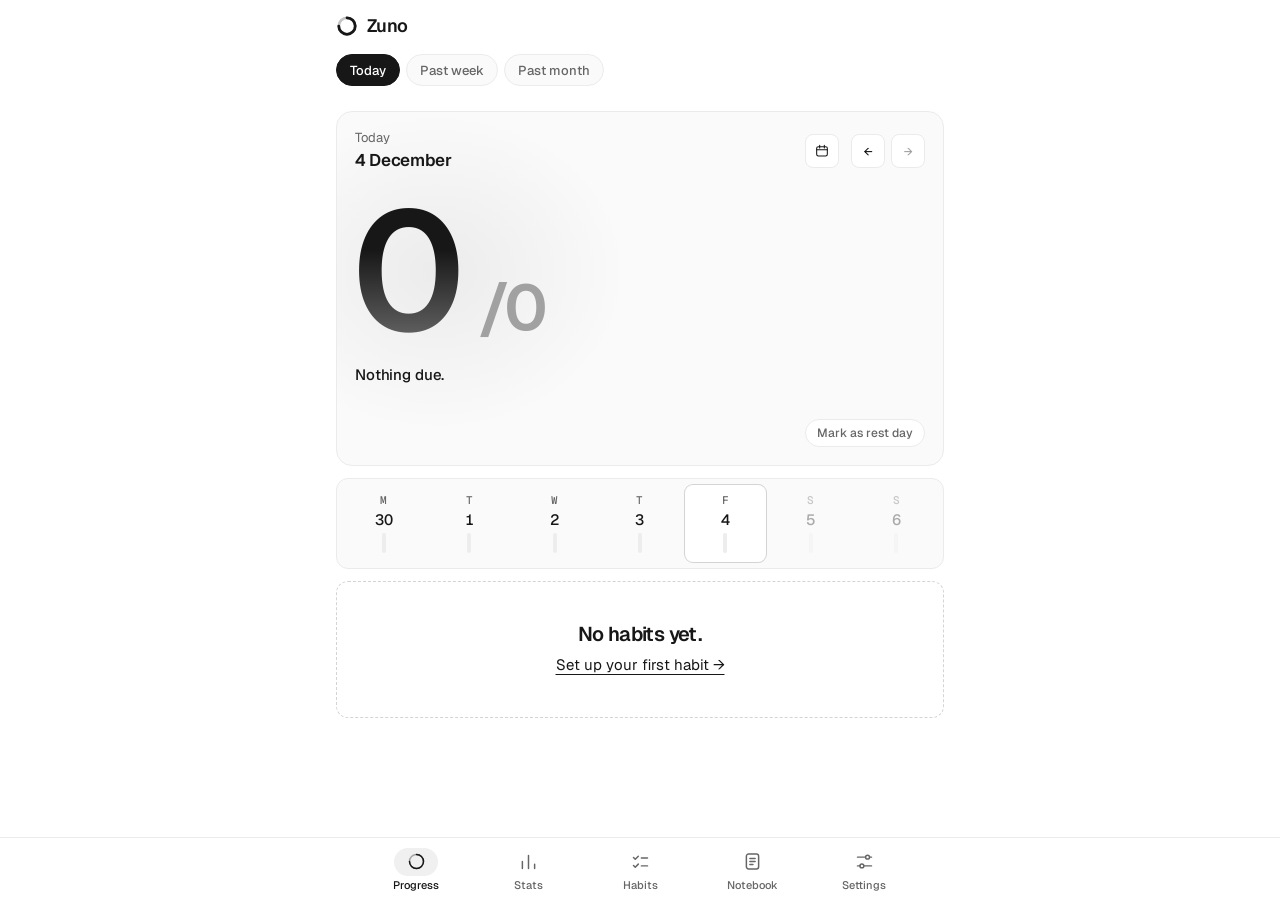
<file: index.html>
<!doctype html>
<html lang="en">
<head>
<meta charset="utf-8">
<meta name="viewport" content="width=device-width, initial-scale=1, viewport-fit=cover">
<meta name="theme-color" content="#ffffff">
<title>Zuno</title>
<link rel="manifest" href="manifest.webmanifest">
<link rel="icon" type="image/png" sizes="192x192" href="icon-192.png">
<link rel="apple-touch-icon" href="apple-touch-icon.png">
<meta name="mobile-web-app-capable" content="yes">
<meta name="apple-mobile-web-app-capable" content="yes">
<meta name="apple-mobile-web-app-title" content="Zuno">
<meta name="apple-mobile-web-app-status-bar-style" content="default">
<script>
  // Set the theme before first paint to avoid a flash.
  (function () {
    var t = null;
    try { t = (JSON.parse((localStorage.getItem('zuno.v1') || localStorage.getItem('tally.v1'))) || {}).theme; } catch (e) {}
    if (!t) t = 'light';
    if (t === 'system') t = matchMedia('(prefers-color-scheme: dark)').matches ? 'dark' : 'light';
    document.documentElement.dataset.theme = t;
    var sc = 'classic';
    try { sc = ((JSON.parse(localStorage.getItem('zuno.v1')) || {}).settings || {}).scheme || 'classic'; } catch (e) {}
    document.documentElement.dataset.scheme = sc;
  })();
</script>
<link rel="preconnect" href="https://fonts.googleapis.com">
<link rel="preconnect" href="https://fonts.gstatic.com" crossorigin>
<link href="https://fonts.googleapis.com/css2?family=Geist:wght@400;500;600;700&family=Geist+Mono:wght@400;500&display=swap" rel="stylesheet">
<link rel="stylesheet" href="style.css">
</head>
<body>
  <svg width="0" height="0" style="position:absolute" aria-hidden="true">
    <defs>
      <linearGradient id="zuno-flame" x1="0" y1="1" x2="0" y2="0">
        <stop offset="0" stop-color="#FF3B30"/>
        <stop offset="1" stop-color="#FF9F0A"/>
      </linearGradient>
    </defs>
  </svg>
  <div class="shell">
    <header class="top">
      <div class="top-row">
        <button class="brand" data-view="about" aria-label="About Zuno">
          <svg class="mark" viewBox="0 0 24 24" aria-hidden="true">
            <circle cx="12" cy="12" r="9" fill="none" stroke="currentColor" stroke-opacity=".25" stroke-width="3"/>
            <path d="M12 3a9 9 0 1 1-9 9" fill="none" stroke="currentColor" stroke-width="3" stroke-linecap="round"/>
          </svg><span>Zuno</span>
        </button>
      </div>
      <nav class="subnav" id="subnav" aria-label="Pages in this section"></nav>
    </header>
    <main id="view"></main>
  </div>
  <nav class="tabbar" id="nav" aria-label="Main"></nav>
  <input type="file" id="import-file" accept="application/json,.json" hidden>
  <script src="app.js"></script>
  <script>
    // Offline support; only runs when served over https (or localhost).
    if ('serviceWorker' in navigator && (location.protocol === 'https:' || location.hostname === 'localhost')) {
      navigator.serviceWorker.register('sw.js', { updateViaCache: 'none' });
    }
  </script>
</body>
</html>
</file>
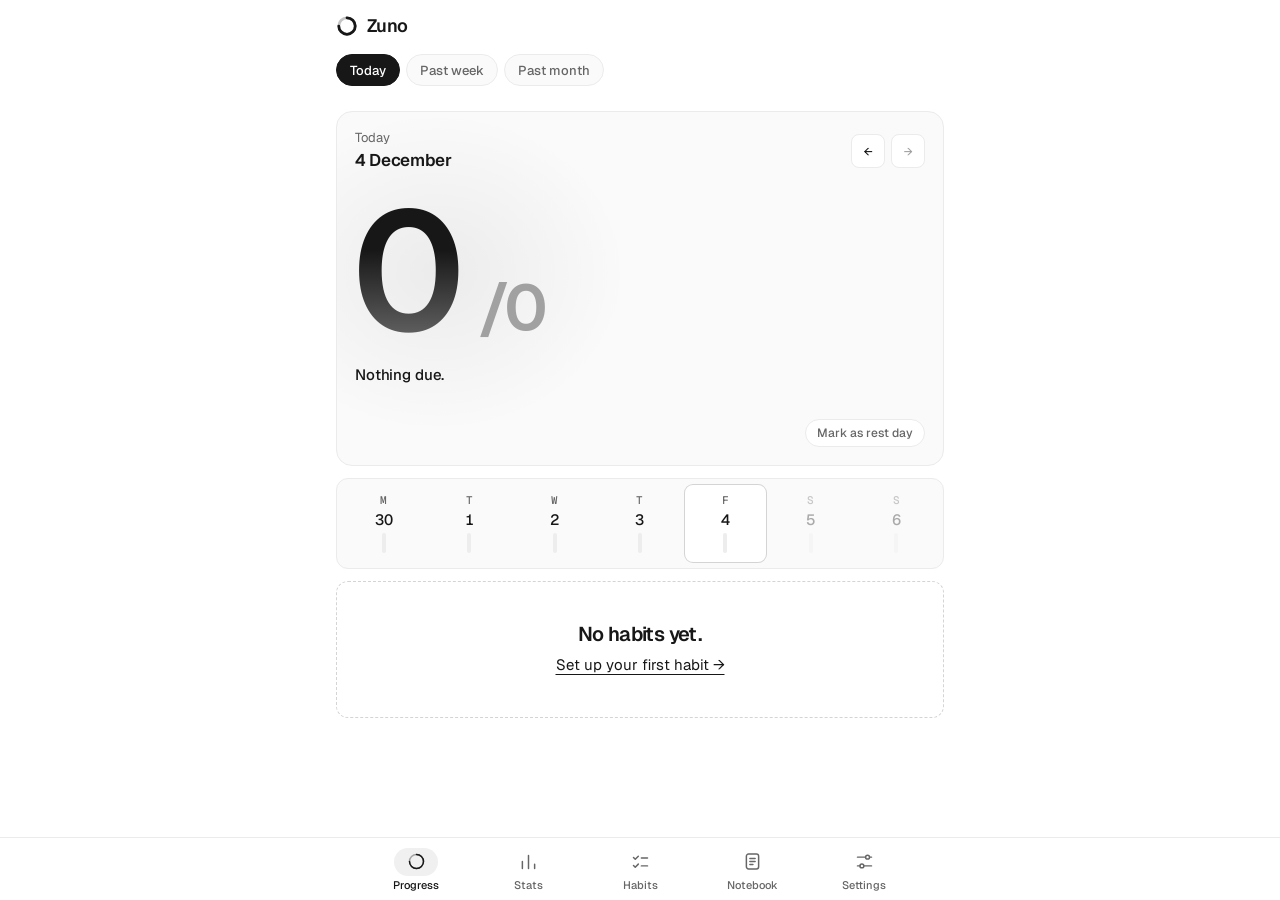
<file: web/index.html>
<!doctype html>
<html lang="en">
<head>
<meta charset="utf-8">
<meta name="viewport" content="width=device-width, initial-scale=1, viewport-fit=cover">
<meta name="theme-color" content="#ffffff">
<title>Zuno</title>
<link rel="manifest" href="manifest.webmanifest">
<link rel="icon" type="image/png" sizes="192x192" href="icons/icon-192.png">
<link rel="apple-touch-icon" href="icons/apple-touch-icon.png">
<meta name="mobile-web-app-capable" content="yes">
<meta name="apple-mobile-web-app-capable" content="yes">
<meta name="apple-mobile-web-app-title" content="Zuno">
<meta name="apple-mobile-web-app-status-bar-style" content="default">
<script>
  // Set the theme before first paint to avoid a flash.
  (function () {
    var t = null;
    try { t = (JSON.parse((localStorage.getItem('zuno.v1') || localStorage.getItem('tally.v1'))) || {}).theme; } catch (e) {}
    if (!t) t = 'light';
    if (t === 'system') t = matchMedia('(prefers-color-scheme: dark)').matches ? 'dark' : 'light';
    document.documentElement.dataset.theme = t;
    var sc = 'classic';
    try { sc = ((JSON.parse(localStorage.getItem('zuno.v1')) || {}).settings || {}).scheme || 'classic'; } catch (e) {}
    document.documentElement.dataset.scheme = sc;
  })();
</script>
<link rel="preconnect" href="https://fonts.googleapis.com">
<link rel="preconnect" href="https://fonts.gstatic.com" crossorigin>
<link href="https://fonts.googleapis.com/css2?family=Geist:wght@400;500;600;700&family=Geist+Mono:wght@400;500&display=swap" rel="stylesheet">
<link rel="stylesheet" href="style.css">
</head>
<body>
  <svg width="0" height="0" style="position:absolute" aria-hidden="true">
    <defs>
      <linearGradient id="zuno-flame" x1="0" y1="1" x2="0" y2="0">
        <stop offset="0" stop-color="#FF3B30"/>
        <stop offset="1" stop-color="#FF9F0A"/>
      </linearGradient>
    </defs>
  </svg>
  <div class="shell">
    <header class="top">
      <div class="top-row">
        <button class="brand" data-view="about" aria-label="About Zuno">
          <svg class="mark" viewBox="0 0 24 24" aria-hidden="true">
            <circle cx="12" cy="12" r="9" fill="none" stroke="currentColor" stroke-opacity=".25" stroke-width="3"/>
            <path d="M12 3a9 9 0 1 1-9 9" fill="none" stroke="currentColor" stroke-width="3" stroke-linecap="round"/>
          </svg><span>Zuno</span>
        </button>
      </div>
      <nav class="subnav" id="subnav" aria-label="Pages in this section"></nav>
    </header>
    <main id="view"></main>
  </div>
  <nav class="tabbar" id="nav" aria-label="Main"></nav>
  <input type="file" id="import-file" accept="application/json,.json" hidden>
  <script src="app.js"></script>
  <script>
    // Offline support; only runs when served over https (or localhost).
    if ('serviceWorker' in navigator && (location.protocol === 'https:' || location.hostname === 'localhost')) {
      navigator.serviceWorker.register('sw.js');
    }
  </script>
</body>
</html>
</file>
<file: style.css>
:root {
  --bg: #ffffff;
  --surface: #fafafa;
  --hover: #f0f0f0;
  --border: #ebebeb;
  --border-2: #d4d4d4;
  --fg: #171717;
  --muted: #666666;
  --soft: #a1a1a1;
  --l0: #ededed;
  --l1: #d4d4d4;
  --l2: #a3a3a3;
  --l3: #525252;
  --l4: #171717;
  --glow: rgba(0, 0, 0, .06);
  --area: rgba(0, 0, 0, .05);

  /* Classic scheme: accent and category colors follow the text color */
  --accent: var(--fg);
  --accent-fg: var(--bg);
  --cat-glyph: var(--bg);
  --c-red: var(--fg); --c-orange: var(--fg); --c-yellow: var(--fg); --c-green: var(--fg); --c-teal: var(--fg);
  --c-blue: var(--fg); --c-indigo: var(--fg); --c-purple: var(--fg); --c-pink: var(--fg); --c-gray: var(--fg);
  --flame: #FF6A1A;

  --sans: 'Geist', -apple-system, system-ui, sans-serif;
  --mono: 'Geist Mono', ui-monospace, Menlo, monospace;
  --r: 12px;
}
:root[data-theme="dark"] {
  --accent: var(--fg);
  --accent-fg: var(--bg);
  --cat-glyph: var(--bg);
  --c-red: var(--fg); --c-orange: var(--fg); --c-yellow: var(--fg); --c-green: var(--fg); --c-teal: var(--fg);
  --c-blue: var(--fg); --c-indigo: var(--fg); --c-purple: var(--fg); --c-pink: var(--fg); --c-gray: var(--fg);
  --bg: #000000;
  --surface: #0a0a0a;
  --hover: #1a1a1a;
  --border: #232323;
  --border-2: #333333;
  --fg: #ededed;
  --muted: #a1a1a1;
  --soft: #5e5e5e;
  --l0: #1a1a1a;
  --l1: #2e2e2e;
  --l2: #5c5c5c;
  --l3: #a1a1a1;
  --l4: #ededed;
  --glow: rgba(255, 255, 255, .14);
  --area: rgba(255, 255, 255, .06);
}

* { box-sizing: border-box; margin: 0; padding: 0; }
html { background: var(--bg); }
body {
  background: var(--bg);
  color: var(--fg);
  font: 400 15px/1.5 var(--sans);
  -webkit-font-smoothing: antialiased;
  -webkit-tap-highlight-color: transparent;
  transition: background-color .25s, color .25s;
}
button { font: inherit; color: inherit; background: none; border: 0; cursor: pointer; -webkit-user-select: none; user-select: none; touch-action: manipulation; }
button:disabled { cursor: default; }
:focus-visible { outline: 2px solid var(--fg); outline-offset: 2px; border-radius: 6px; }

.shell { max-width: 640px; margin: 0 auto; min-height: 100vh; }
main {
  width: 100%;
  padding: 0 16px calc(var(--tabbar-h) + env(safe-area-inset-bottom) + 40px);
}
:root { --tabbar-h: 62px; }

/* shared text styles */
.lbl { font: 400 13px/1.3 var(--sans); color: var(--muted); }
.frac, .streak, .num, .th, .sched, .xlab, .ylab, .legend, .legend2, .wd .l {
  font: 500 12px/1 var(--mono); color: var(--muted); font-variant-numeric: tabular-nums;
}

.card { border: 1px solid var(--border); border-radius: var(--r); background: var(--surface); }
.card.pad { padding: 16px; }
.card.list { padding: 0 16px; }
.card.list > :last-child { border-bottom: 0; }

/* ---------- top bar: logo + the current section's pages ---------- */
.top {
  position: sticky; top: 0; z-index: 10;
  padding: env(safe-area-inset-top) 16px 0;
  background: color-mix(in srgb, var(--bg) 86%, transparent);
  -webkit-backdrop-filter: blur(14px); backdrop-filter: blur(14px);
  border-bottom: 1px solid transparent; transition: border-color .2s;
}
.top.scrolled { border-bottom-color: var(--border); }
.top-row { display: flex; align-items: center; height: 52px; }
.brand {
  display: flex; align-items: center; gap: 9px; height: 36px; padding: 0 10px 0 6px; margin-left: -6px;
  border-radius: 8px; font: 600 18px/1 var(--sans); letter-spacing: -.04em;
  transition: background-color .2s;
}
.brand .mark { width: 22px; height: 22px; flex: none; }
.brand.on { background: var(--hover); }
@media (hover: hover) { .brand:hover { background: var(--hover); } }

/* sub-section pills: the row opens when a section has pages, pills fade in one after another */
.subnav {
  display: grid; grid-template-rows: 0fr;
  transition: grid-template-rows .38s cubic-bezier(.2, .7, .2, 1);
}
.subnav.open { grid-template-rows: 1fr; }
.subnav > div {
  min-height: 0; overflow-x: auto; overflow-y: hidden; scrollbar-width: none;
  display: flex; gap: 6px; margin: 0 -16px; padding: 0 16px;
}
.subnav > div::-webkit-scrollbar { display: none; }
.subnav button {
  flex: none; height: 32px; margin: 2px 0 12px; padding: 0 13px; border-radius: 999px;
  border: 1px solid var(--border); background: var(--surface);
  font: 500 13px/1 var(--sans); color: var(--muted); white-space: nowrap;
  transition: color .2s, background-color .2s, border-color .2s, opacity .3s ease, translate .4s cubic-bezier(.2, .7, .2, 1);
}
.subnav button.on { background: var(--fg); border-color: var(--fg); color: var(--bg); }
@media (hover: hover) { .subnav button:not(.on):hover { color: var(--fg); border-color: var(--border-2); } }
.subnav.fresh button { opacity: 0; translate: 0 -6px; }
.subnav.open:not(.fresh) button { transition-delay: 0s, 0s, 0s, calc(60ms + var(--i) * 45ms), calc(60ms + var(--i) * 45ms); }
.subnav .full { display: none; }
@media (min-width: 560px) { .subnav .full { display: inline; } .subnav .short { display: none; } }

/* ---------- bottom tab bar ---------- */
.tabbar {
  position: fixed; left: 0; right: 0; bottom: 0; z-index: 20;
  display: flex; justify-content: center;
  padding: 0 8px env(safe-area-inset-bottom);
  background: color-mix(in srgb, var(--bg) 88%, transparent);
  -webkit-backdrop-filter: blur(14px); backdrop-filter: blur(14px);
  border-top: 1px solid var(--border);
}
.tabbar > div { display: grid; grid-template-columns: repeat(5, 1fr); width: 100%; max-width: 560px; height: var(--tabbar-h); }
.tab {
  display: flex; flex-direction: column; align-items: center; justify-content: center; gap: 4px;
  font: 500 11px/1 var(--sans); color: var(--muted); transition: color .2s;
}
.tab .ic {
  display: grid; place-items: center; width: 44px; height: 28px; border-radius: 999px;
  transition: background-color .25s ease, transform .25s cubic-bezier(.2, .7, .2, 1);
}
.tab svg { width: 21px; height: 21px; fill: none; stroke: currentColor; stroke-width: 1.7; stroke-linecap: round; stroke-linejoin: round; }
.tab.on { color: var(--fg); }
.tab.on .ic { background: var(--hover); }
.tab:active .ic { transform: scale(.92); }
@media (hover: hover) { .tab:hover { color: var(--fg); } }

/* page content eases in when you move between pages */
#view.enter { animation: enter .34s cubic-bezier(.2, .7, .2, 1); }
@keyframes enter { from { opacity: 0; translate: 0 6px; } }

/* ---------- headings ---------- */
.page-h { padding: 20px 0 6px; }
.page-h .lbl { display: block; margin: 0 0 6px; }
.page-h h2 { font: 600 32px/1.1 var(--sans); letter-spacing: -.045em; }
.section-h { display: flex; justify-content: space-between; align-items: baseline; gap: 12px; padding: 30px 0 12px; }
.section-h h3 { font: 600 18px/1.2 var(--sans); letter-spacing: -.03em; }

/* ---------- today ---------- */
.hero {
  position: relative; overflow: hidden;
  margin-top: 12px; padding: 18px;
  border: 1px solid var(--border); border-radius: 16px; background: var(--surface);
}
.hero::before {
  content: ''; position: absolute; left: -90px; top: 0; width: 380px; height: 320px;
  background: radial-gradient(closest-side, var(--glow), transparent); pointer-events: none;
}
.hero > * { position: relative; }
.daynav { display: flex; align-items: center; justify-content: space-between; }
.date .k { display: block; font: 400 13px/1.2 var(--sans); color: var(--muted); margin-bottom: 4px; }
.date .v { font: 600 17px/1.2 var(--sans); letter-spacing: -.02em; }
.arrows { display: flex; gap: 6px; }
.arrow {
  width: 34px; height: 34px; display: grid; place-items: center;
  border: 1px solid var(--border); border-radius: 8px; background: var(--bg);
  font: 400 14px/1 var(--mono);
  transition: border-color .15s, background-color .15s;
}
@media (hover: hover) { .arrow:hover:not(:disabled) { border-color: var(--border-2); background: var(--hover); } }
.arrow:disabled { color: var(--soft); }
/* The date picker sits invisibly on top of the calendar button, so one tap opens it. */
.arrow.cal { position: relative; overflow: hidden; cursor: pointer; margin-right: 6px; }
.arrow.cal svg { width: 16px; height: 16px; fill: none; stroke: currentColor; stroke-width: 1.6; stroke-linecap: round; stroke-linejoin: round; }
.arrow.cal input { position: absolute; inset: 0; width: 100%; height: 100%; padding: 0; border: 0; opacity: 0; cursor: pointer; }
.arrow.cal input::-webkit-calendar-picker-indicator { position: absolute; inset: 0; width: 100%; height: 100%; margin: 0; padding: 0; cursor: pointer; }
.score {
  display: flex; align-items: baseline;
  margin: 28px 0 0 -4px;
  font-family: var(--sans); font-weight: 600; line-height: .85; letter-spacing: -.07em;
}
.score .n {
  font-size: clamp(110px, 30vw, 168px); padding-right: .04em;
  background: linear-gradient(180deg, var(--fg) 35%, var(--muted));
  -webkit-background-clip: text; background-clip: text; color: transparent;
}
.score .of { font-size: clamp(44px, 12vw, 64px); color: var(--soft); margin-left: 6px; letter-spacing: -.05em; }
.meta {
  display: flex; justify-content: space-between; align-items: baseline; gap: 12px;
  margin-top: 22px; font: 500 15px/1.35 var(--sans); letter-spacing: -.01em;
}
.meta .rest { color: var(--muted); }
.meta .pc { font: 500 13px/1 var(--mono); color: var(--muted); }
.ticks { display: flex; gap: 4px; margin-top: 14px; height: 6px; }
.ticks i { flex: 1; border-radius: 999px; background: var(--l0); transition: background-color .3s; }
.ticks i.on { background: var(--accent); }

.week {
  display: grid; grid-template-columns: repeat(7, 1fr); gap: 4px;
  margin-top: 12px; padding: 6px;
  border: 1px solid var(--border); border-radius: var(--r); background: var(--surface);
}
.wd {
  display: flex; flex-direction: column; align-items: center; gap: 6px;
  padding: 10px 0 9px; border-radius: 8px; transition: background-color .15s;
}
.wd .l { font-size: 11px; }
.wd .n { font: 500 15px/1 var(--sans); font-variant-numeric: tabular-nums; }
.wd .m { width: 4px; height: 20px; border-radius: 999px; background: var(--l0); overflow: hidden; display: flex; align-items: flex-end; }
.wd .m b { display: block; width: 100%; background: var(--accent); border-radius: 999px; }
.wd.sel { background: var(--bg); box-shadow: 0 0 0 1px var(--border-2); }
@media (hover: hover) { .wd:not(.sel):not(:disabled):hover { background: var(--hover); } }
.wd:disabled { opacity: .35; }

.group {
  margin-top: 12px; overflow: hidden;
  border: 1px solid var(--border); border-radius: var(--r); background: var(--surface);
}
.group header {
  display: flex; justify-content: space-between; align-items: center;
  padding: 12px 16px; border-bottom: 1px solid var(--border);
}
.group h3 { display: flex; align-items: center; font: 600 15px/1.2 var(--sans); letter-spacing: -.02em; }
.group header .frac { padding: 4px 8px; border: 1px solid var(--border); border-radius: 999px; background: var(--bg); }
.habit { display: flex; align-items: stretch; border-bottom: 1px solid var(--border); transition: background-color .15s; }
.hmain { flex: 1; min-width: 0; display: flex; align-items: center; gap: 12px; text-align: left; padding: 13px 8px 13px 16px; }
.skip { flex: none; padding: 0 16px 0 8px; font: 500 11px/1 var(--mono); color: var(--soft); transition: color .15s, opacity .15s; }
.skip:hover { color: var(--fg); }
@media (hover: hover) {
  .habit:not(.skipped) .skip { opacity: 0; }
  .habit:hover .skip, .skip:focus-visible { opacity: 1; }
}
.habit:last-child, .item:last-child, .hrow:last-child { border-bottom: 0; }
.box {
  width: 18px; height: 18px; flex: none; position: relative;
  border: 1.5px solid var(--border-2); border-radius: 5px; background: var(--bg);
  transition: background-color .15s, border-color .15s;
}
.habit.done .box { background: var(--accent); border-color: var(--accent); }
.habit.done .box::after {
  content: ''; position: absolute; left: 5px; top: 1.5px; width: 4px; height: 9px;
  border: solid var(--accent-fg); border-width: 0 2px 2px 0; transform: rotate(45deg);
}
.habit .name { flex: 1; }
.habit.done .name { color: var(--muted); text-decoration: line-through; text-decoration-color: var(--soft); }
.habit.skipped .name, .habit.met .name { color: var(--muted); }
.habit.skipped .box { border-style: dashed; }
.habit.skipped .box::after { content: ''; position: absolute; left: 3px; right: 3px; top: 50%; height: 1.5px; margin-top: -.75px; background: var(--muted); }
.habit.met .box { border-color: var(--border); }
.dayfoot { display: flex; justify-content: flex-end; margin-top: 14px; }
.restbtn {
  font: 500 12px/1 var(--sans); color: var(--muted); padding: 7px 11px;
  border: 1px solid var(--border); border-radius: 999px; background: var(--bg);
  transition: color .15s, border-color .15s;
}
.restbtn:hover, .restbtn.on { color: var(--fg); border-color: var(--border-2); }
.pop .box { animation: pop .28s ease-out; }
@keyframes pop { 45% { transform: scale(.8); } }
@media (hover: hover) { .habit:hover, .item:hover, .hrow:hover { background: var(--hover); } }

.empty {
  margin-top: 12px; padding: 40px 20px; text-align: center;
  border: 1px dashed var(--border-2); border-radius: var(--r); color: var(--muted);
}
.empty p { font: 600 20px/1.2 var(--sans); letter-spacing: -.03em; color: var(--fg); margin-bottom: 8px; }
.empty button { color: var(--fg); text-decoration: underline; text-underline-offset: 4px; }

/* ---------- stats ---------- */
.shead { display: flex; justify-content: space-between; align-items: center; gap: 12px; padding-top: 8px; }
.seg {
  display: inline-flex; gap: 2px; padding: 3px; flex: none;
  border: 1px solid var(--border); border-radius: 10px; background: var(--surface);
}
.seg button {
  font: 500 13px/1 var(--sans); color: var(--muted);
  padding: 7px 11px; border-radius: 7px; transition: background-color .15s, color .15s;
}
.seg button.on { background: var(--hover); color: var(--fg); box-shadow: 0 0 0 1px var(--border-2); }
.big { display: grid; grid-template-columns: repeat(auto-fit, minmax(128px, 1fr)); gap: 10px; margin-top: 16px; }
.big > div { padding: 16px; border: 1px solid var(--border); border-radius: var(--r); background: var(--surface); }
.big .v { font: 600 36px/1 var(--sans); letter-spacing: -.05em; }
.big .v small { font-size: .55em; color: var(--soft); letter-spacing: -.02em; }
.big .lbl { display: block; margin-top: 10px; }
@media (max-width: 559px) {
  .big { grid-template-columns: 1fr 1fr; }
  .big > div:nth-child(3) { grid-column: 1 / -1; }
}

.heatwrap { display: grid; grid-template-columns: 14px 1fr; gap: 8px; }
.heatdays { display: grid; grid-template-rows: repeat(7, 1fr); gap: 3px; }
.heatdays span { font: 500 9px/1 var(--mono); color: var(--muted); display: flex; align-items: center; }
.heat { display: grid; grid-template-rows: repeat(7, auto); grid-auto-flow: column; grid-auto-columns: 1fr; gap: 3px; }
.heat i { aspect-ratio: 1; border-radius: 3px; background: var(--l0); }
.heat i.l1 { background: var(--l1); }
.heat i.l2 { background: var(--l2); }
.heat i.l3 { background: var(--l3); }
.heat i.l4 { background: var(--l4); }
.heat i.fut { background: transparent; box-shadow: inset 0 0 0 1px var(--border); }
.heat i.now { outline: 1.5px solid var(--fg); outline-offset: 1px; }
[data-act="openDay"] { cursor: pointer; }
.legend { display: flex; align-items: center; gap: 3px; justify-content: flex-end; margin-top: 12px; font-size: 11px; }
.legend i { width: 10px; height: 10px; border-radius: 2px; }
.legend span { margin: 0 6px; }

.brow {
  display: grid; grid-template-columns: minmax(64px, 110px) minmax(48px, 1fr) minmax(32px, auto) 36px;
  align-items: center; gap: 10px; padding: 13px 0; border-bottom: 1px solid var(--border);
  font-weight: 500;
}
.bar { height: 6px; border-radius: 999px; background: var(--l0); overflow: hidden; }
.bar b { display: block; height: 100%; border-radius: 999px; background: var(--cc, var(--accent)); }
.num { text-align: right; }
.num.strong { color: var(--fg); }
.subrow {
  display: grid; grid-template-columns: minmax(0, 1fr) minmax(32px, auto) 36px; gap: 10px;
  padding: 9px 0 9px 12px; font-size: 13px; color: var(--muted); border-bottom: 1px solid var(--border);
}

.trow {
  display: grid; grid-template-columns: minmax(0, 1fr) 48px 64px;
  align-items: center; gap: 8px; padding: 13px 0; border-bottom: 1px solid var(--border);
}
.trow .nm { font-weight: 500; }
.trow .nm small { display: block; font: 400 12px/1.2 var(--sans); color: var(--muted); margin-top: 3px; }
.th { text-align: right; font-size: 11px; }
.trow.head { padding: 10px 0; }
.mbar { display: block; height: 3px; border-radius: 999px; background: var(--l0); margin-top: 8px; overflow: hidden; }
.mbar b { display: block; height: 100%; background: var(--accent); }

/* trajectory charts */
.legend2 { display: flex; gap: 16px; font-size: 11px; }
.legend2 span { display: inline-flex; align-items: center; gap: 6px; }
.legend2 .sl { width: 14px; height: 2px; border-radius: 2px; background: var(--accent); }
.legend2 .sb { width: 8px; height: 8px; border-radius: 2px; background: var(--l1); }
.chart { margin-top: 22px; }
.plot { position: relative; height: 150px; margin-left: 30px; touch-action: pan-y; cursor: crosshair; }
.plot.sm { height: 64px; margin-left: 0; }
.plot svg { position: absolute; inset: 0; width: 100%; height: 100%; overflow: visible; }
.plot .grid { stroke: var(--border-2); stroke-width: 1; vector-effect: non-scaling-stroke; }
.plot .line { fill: none; stroke: var(--accent); stroke-width: 2; vector-effect: non-scaling-stroke; stroke-linejoin: round; stroke-linecap: round; }
.plot .area { fill: var(--area); }
.plot .dbar { fill: var(--l1); }
.ylab { position: absolute; left: -30px; transform: translateY(-50%); font-size: 10px; }
.xlab { display: flex; justify-content: space-between; margin: 8px 0 0 30px; font-size: 11px; }
.hchart .xlab { margin-left: 0; }
.cross { position: absolute; top: 0; bottom: 0; width: 1px; background: var(--muted); display: none; pointer-events: none; }
.hdot {
  position: absolute; width: 10px; height: 10px; border-radius: 50%;
  background: var(--accent); box-shadow: 0 0 0 3px var(--surface);
  transform: translate(-50%, -50%); display: none; pointer-events: none;
}
.tip {
  position: absolute; top: -8px; background: var(--fg); color: var(--bg); border-radius: 6px;
  font: 500 11px/1.45 var(--mono); padding: 6px 9px; white-space: nowrap;
  display: none; pointer-events: none; z-index: 2;
}
.plot.hover .cross, .plot.hover .tip { display: block; }
.plot.hover .hdot.has { display: block; }
.hchart { margin-top: 10px; padding: 14px 16px 12px; border: 1px solid var(--border); border-radius: var(--r); background: var(--surface); }
.hchart header { display: flex; justify-content: space-between; align-items: flex-start; gap: 12px; margin-bottom: 12px; }
.hchart .nm { font-weight: 500; }
.hchart .nm small { display: block; font: 400 12px/1.2 var(--sans); color: var(--muted); margin-top: 3px; }
.hchart .rt { text-align: right; font: 600 22px/1 var(--sans); letter-spacing: -.04em; }
.hchart .rt small { display: block; font: 500 11px/1 var(--mono); letter-spacing: 0; color: var(--muted); margin-top: 6px; }

/* ---------- habits ---------- */
.editor { margin-top: 12px; padding: 18px 16px; border: 1px solid var(--border); border-radius: var(--r); background: var(--surface); }
.editor > .lbl { display: block; margin-bottom: 8px; }
.field { position: relative; margin-bottom: 16px; }
.field .lbl { display: block; margin-bottom: 6px; }
input[type="text"], input[type="date"], select {
  width: 100%; height: 42px; padding: 0 12px;
  font: 400 16px/1 var(--sans); color: var(--fg); background: var(--bg);
  border: 1px solid var(--border-2); border-radius: 8px;
  outline: 0; appearance: none; -webkit-appearance: none;
  transition: border-color .15s, box-shadow .15s;
}
input[type="text"]:focus, input[type="date"]:focus, select:focus { border-color: var(--muted); box-shadow: 0 0 0 3px var(--hover); }
input[type="text"]::placeholder { color: var(--soft); }
input[type="date"] { font-family: var(--mono); font-size: 15px; text-align: left; min-width: 0; }
input[type="date"]::-webkit-date-and-time-value { text-align: left; }
select { cursor: pointer; }
select option { background: var(--bg); color: var(--fg); }
.field.sel::after { content: '↓'; position: absolute; right: 12px; bottom: 13px; font: 13px/1 var(--mono); color: var(--muted); pointer-events: none; }
.days { display: grid; grid-template-columns: repeat(7, 1fr); gap: 6px; }
.days button {
  height: 38px; border: 1px solid var(--border-2); border-radius: 8px; background: var(--bg);
  font: 500 12px/1 var(--mono); color: var(--muted); transition: background-color .15s, color .15s;
}
.days button.on { background: var(--fg); color: var(--bg); border-color: var(--fg); }
.presets { display: flex; flex-wrap: wrap; gap: 6px; margin: 10px 0 20px; }
.presets button {
  font: 500 12px/1 var(--sans); color: var(--muted); padding: 7px 11px;
  border: 1px solid var(--border); border-radius: 999px; background: var(--bg);
}
@media (hover: hover) { .presets button:hover { color: var(--fg); border-color: var(--border-2); } }
.actions { display: flex; flex-wrap: wrap; gap: 8px; }
.btn {
  height: 40px; padding: 0 18px; border-radius: 999px;
  font: 500 14px/1 var(--sans); border: 1px solid var(--border-2); background: var(--bg);
  transition: opacity .15s, background-color .15s, border-color .15s;
}
.btn.primary { background: var(--fg); color: var(--bg); border-color: var(--fg); }
@media (hover: hover) {
  .btn:hover { background: var(--hover); }
  .btn.primary:hover { background: var(--fg); opacity: .86; }
}
.btn.ghost { color: var(--muted); }
.btn.sm { height: 32px; padding: 0 14px; font-size: 13px; }
.btn.right { margin-left: auto; }
.err { margin-top: 12px; font: 500 13px/1.4 var(--sans); }
.note { margin-top: 14px; font: 400 13px/1.5 var(--sans); color: var(--muted); }
.note button { color: var(--fg); text-decoration: underline; text-underline-offset: 3px; }

.item {
  display: flex; align-items: center; gap: 2px; padding: 0 16px 0 8px;
  border-bottom: 1px solid var(--border); background: var(--surface); transition: background-color .15s;
}
.item:not([data-sort]) { padding-left: 10px; }
.item .iname { flex: 1; min-width: 0; display: flex; align-items: center; justify-content: space-between; gap: 12px; text-align: left; padding: 13px 0 13px 6px; }
.item .iname.static { display: flex; align-items: center; justify-content: flex-start; gap: 0; }
.item.renaming { gap: 8px; padding: 8px 12px; }
.item.renaming input { flex: 1; min-width: 0; height: 36px; }
.item .x { color: var(--muted); font-size: 16px; line-height: 1; padding: 6px 0 6px 10px; }
@media (hover: hover) { .item .x:hover { color: var(--fg); } }
.handle {
  flex: none; width: 24px; height: 32px; display: grid; place-items: center;
  border-radius: 6px; color: var(--soft); cursor: grab; touch-action: none;
}
.handle::before {
  content: ''; width: 8px; height: 14px;
  background-image: radial-gradient(circle, currentColor 1.2px, transparent 1.5px);
  background-size: 4px 4.67px;
}
@media (hover: hover) { .handle:hover { color: var(--fg); background: var(--hover); } }
.item.dragging {
  position: relative; z-index: 5; cursor: grabbing; user-select: none;
  background: var(--bg); border-radius: 8px;
  box-shadow: 0 10px 28px rgba(0, 0, 0, .22), 0 0 0 1px var(--border-2);
}
.dragging .handle { cursor: grabbing; color: var(--fg); }
.card.cats { overflow: hidden; }
.sortlist > .item:last-child { border-bottom: 0; }
.item.editing { background: var(--hover); box-shadow: inset 2px 0 0 var(--fg); }
.sched { white-space: nowrap; }

.chips { display: flex; flex-wrap: wrap; gap: 6px; }
.chip {
  display: inline-flex; align-items: center; gap: 8px; height: 30px; padding: 0 12px;
  border: 1px solid var(--border); border-radius: 999px; background: var(--surface);
  font: 500 13px/1 var(--sans);
}
.chip em { font: 500 11px/1 var(--mono); font-style: normal; color: var(--muted); }
.chip button { color: var(--muted); font-size: 15px; line-height: 1; }
@media (hover: hover) { .chip button:hover { color: var(--fg); } }
.addcat { display: flex; gap: 8px; margin-top: 12px; }
.addcat .btn { height: 42px; flex: none; }

.summary { color: var(--muted); font-size: 14px; padding: 4px 0; }
.hrow {
  display: grid; grid-template-columns: minmax(0, 1fr) auto; gap: 6px 14px; align-items: center;
  width: 100%; text-align: left; padding: 13px 16px; border-bottom: 1px solid var(--border);
  transition: background-color .15s;
}
.hrow .nm { font-weight: 500; }
.hrow .nm small { display: block; font: 400 12px/1.3 var(--sans); color: var(--muted); margin-top: 3px; }
.hrow .rt { display: flex; flex-direction: column; align-items: flex-end; gap: 7px; }
.strip { display: flex; gap: 2px; }
.strip i { width: 7px; height: 7px; border-radius: 2px; background: var(--l1); }
.strip i.on { background: var(--accent); }
.strip i.na { background: transparent; box-shadow: inset 0 0 0 1px var(--border-2); }

/* ---------- settings ---------- */
.srow {
  display: flex; align-items: center; justify-content: space-between; gap: 16px;
  padding: 14px 0; border-bottom: 1px solid var(--border);
}
button.srow { width: 100%; text-align: left; }
.srow .t { font-weight: 500; }
.srow .t small { display: block; font: 400 13px/1.35 var(--sans); color: var(--muted); margin-top: 2px; }
.srow .go { font: 14px/1 var(--mono); color: var(--muted); transition: translate .2s; }
@media (hover: hover) { button.srow:hover .go { translate: 3px 0; color: var(--fg); } }
.sw { display: flex; align-items: center; gap: 10px; font: 500 12px/1 var(--mono); color: var(--muted); }
.sw i { width: 36px; height: 20px; border-radius: 999px; background: var(--l1); position: relative; flex: none; transition: background-color .2s; }
.sw i::after {
  content: ''; position: absolute; top: 2px; left: 2px; width: 16px; height: 16px; border-radius: 50%;
  background: var(--bg); box-shadow: 0 1px 2px rgba(0, 0, 0, .25); transition: translate .2s ease-out;
}
.sw.on { color: var(--fg); }
.sw.on i { background: var(--fg); }
.sw.on i::after { translate: 16px 0; }
.foot { color: var(--muted); font-size: 13px; line-height: 1.6; padding-top: 24px; }

/* ---------- about ---------- */
.about { padding-top: 8px; }
.ab-hero { position: relative; padding: 52px 4px 40px; text-align: center; overflow: hidden; }
.ab-hero::after {
  content: ''; position: absolute; left: 50%; top: 10px; width: 340px; height: 220px; translate: -50% 0;
  background: radial-gradient(closest-side, var(--glow), transparent); pointer-events: none;
}
.ab-hero > * { position: relative; z-index: 1; }
.pill {
  display: inline-flex; align-items: center; height: 28px; padding: 0 12px;
  border: 1px solid var(--border); border-radius: 999px; background: var(--surface);
  font: 500 12px/1 var(--mono); color: var(--muted);
}
.ab-hero h2 { margin-top: 20px; font: 600 clamp(32px, 8vw, 52px)/1.05 var(--sans); letter-spacing: -.055em; }
.ab-hero h2 span, .quote span, .closer p span { color: var(--muted); }
.lede { margin: 18px auto 0; max-width: 32em; font-size: 16px; line-height: 1.6; color: var(--muted); }
.ab-cta { display: flex; justify-content: center; flex-wrap: wrap; gap: 8px; margin-top: 26px; }

.figure .pen { display: grid; grid-template-columns: repeat(14, 1fr); gap: 4px; }
.pen i { aspect-ratio: 1; position: relative; border-radius: 3px; }
.pen i.p { box-shadow: inset 0 0 0 1px var(--border-2); }
.pen i.p.x::after { content: '×'; position: absolute; inset: 0; display: grid; place-items: center; font: italic 14px/1 Georgia, serif; color: var(--muted); }
.pen i.d { background: var(--l1); }
.pen i.d.x { background: var(--fg); }
.figure .cap { display: flex; justify-content: space-between; margin-top: 12px; font: 500 11px/1 var(--mono); color: var(--muted); }

.ab-grid { display: grid; grid-template-columns: 1fr; gap: 10px; margin-top: 10px; }
@media (min-width: 560px) { .ab-grid { grid-template-columns: 1fr 1fr; } }
.pt .no { font: 500 12px/1 var(--mono); color: var(--soft); }
.pt h4 { margin: 12px 0 6px; font: 600 16px/1.25 var(--sans); letter-spacing: -.02em; }
.pt p { color: var(--muted); font-size: 14px; line-height: 1.55; }

.quote { margin: 44px 0 6px; text-align: center; font: 600 clamp(24px, 6vw, 32px)/1.15 var(--sans); letter-spacing: -.045em; }
.prose p { color: var(--muted); line-height: 1.65; max-width: 36em; }
.prose p + p { margin-top: 12px; }

.vs { margin-top: 18px; }
.vs .r {
  display: grid; grid-template-columns: minmax(0, 1fr) 72px 92px; gap: 10px; align-items: baseline;
  padding: 12px 0; border-bottom: 1px solid var(--border); font-size: 14px;
}
.vs .r.h span { font: 500 11px/1 var(--mono); color: var(--muted); }
.vs .c { font-size: 13px; color: var(--muted); }
.vs .c.y { color: var(--fg); font-weight: 500; }

.closer {
  position: relative; overflow: hidden; margin-top: 44px; padding: 36px 20px; text-align: center;
  border: 1px solid var(--border); border-radius: 16px; background: var(--surface);
}
.closer::before {
  content: ''; position: absolute; left: 50%; top: -60px; width: 360px; height: 220px; translate: -50% 0;
  background: radial-gradient(closest-side, var(--glow), transparent); pointer-events: none;
}
.closer > * { position: relative; }
.closer p { font: 600 22px/1.25 var(--sans); letter-spacing: -.04em; margin-bottom: 20px; }

@media (prefers-reduced-motion: reduce) {
  .subnav.fresh button { opacity: 1; translate: none; }
  *, *::before, *::after { transition: none !important; animation: none !important; }
}

/* editor: how often */
.often { margin: 6px 0 12px; }
.stepper { display: flex; align-items: center; gap: 12px; }
.stepper button {
  width: 38px; height: 38px; border: 1px solid var(--border-2); border-radius: 8px; background: var(--bg);
  font: 500 16px/1 var(--mono);
}
.stepper button:disabled { color: var(--soft); }
.stepper span { font-size: 15px; }
.stepper b { font-weight: 600; }
.hint { font-size: 13px; color: var(--muted); line-height: 1.5; margin: 10px 0 20px; }
.editor .actions + .hint { margin-top: 10px; }
.editor .err + .actions, .editor .note + .actions, .editor .actions + .actions { margin-top: 16px; padding-top: 16px; border-top: 1px solid var(--border); }
.group.archived { opacity: .7; }

/* reports */
.plabel { display: inline-block; margin-bottom: 4px; font: 600 17px/1.3 var(--sans); color: var(--fg); letter-spacing: -.02em; }
.delta { display: block; margin-top: 6px; font: 500 11px/1.35 var(--mono); color: var(--muted); }
.wbars { display: grid; grid-template-columns: repeat(7, 1fr); gap: 6px; }
.wb { display: flex; flex-direction: column; align-items: center; gap: 8px; }
.wv { font: 500 11px/1 var(--mono); color: var(--muted); }
.wt { width: 100%; max-width: 28px; height: 110px; border-radius: 6px; background: var(--l0); display: flex; align-items: flex-end; overflow: hidden; }
.wt b { display: block; width: 100%; border-radius: 6px; background: var(--accent); }
.wl { font: 500 11px/1.35 var(--mono); color: var(--muted); text-align: center; }
.mcal-h, .mcal { display: grid; grid-template-columns: repeat(7, 1fr); gap: 4px; }
.mcal-h { margin-bottom: 6px; }
.mcal-h span { font: 500 10px/1 var(--mono); color: var(--muted); text-align: center; }
.mcal i { aspect-ratio: 1; position: relative; border-radius: 6px; background: var(--l0); }
.mcal i.pad { background: transparent; }
.mcal i.l1 { background: var(--l1); }
.mcal i.l2 { background: var(--l2); }
.mcal i.l3 { background: var(--l3); }
.mcal i.l4 { background: var(--l4); }
.mcal i.rest { background: transparent; box-shadow: inset 0 0 0 1px var(--border-2); }
.mcal i span { position: absolute; top: 5px; left: 6px; font: 500 10px/1 var(--mono); color: var(--muted); }
.mcal i.dk span { color: var(--accent-fg); }
.hl { display: grid; grid-template-columns: minmax(0, 1fr) auto; gap: 3px 12px; align-items: baseline; padding: 12px 0; border-bottom: 1px solid var(--border); }
.hl .k { grid-column: 1 / -1; font-size: 13px; color: var(--muted); }
.hl .v { font-weight: 500; overflow: hidden; text-overflow: ellipsis; white-space: nowrap; }
.rrow { display: grid; grid-template-columns: minmax(0, 1fr) 44px 52px 48px; gap: 8px; align-items: center; padding: 13px 0; border-bottom: 1px solid var(--border); }
.rrow.head { padding: 10px 0; }
.rrow .nm { font-weight: 500; min-width: 0; }
.rrow .nm small { display: block; font: 400 12px/1.2 var(--sans); color: var(--muted); margin-top: 3px; }

/* ---------- notebook ---------- */
.linkbtn { font: 500 13px/1 var(--sans); color: var(--muted); padding: 6px 0; }
.linkbtn:hover { color: var(--fg); }
.backlink { font: 500 13px/1 var(--sans); color: var(--muted); padding: 22px 0 4px; }
.backlink:hover { color: var(--fg); }

.notes { display: grid; gap: 10px; margin-top: 16px; }
@media (min-width: 560px) { .notes { grid-template-columns: 1fr 1fr; } }
.note-card {
  display: flex; flex-direction: column; gap: 6px; text-align: left; padding: 16px;
  border: 1px solid var(--border); border-radius: var(--r); background: var(--surface);
  transition: border-color .15s, background-color .15s;
}
@media (hover: hover) { .note-card:hover { border-color: var(--border-2); } }
.note-card .nt { font: 600 15px/1.3 var(--sans); letter-spacing: -.01em; }
.note-card .ns { font-size: 13px; line-height: 1.5; color: var(--muted); display: -webkit-box; -webkit-line-clamp: 3; -webkit-box-orient: vertical; overflow: hidden; }
.note-card .nm, .note-read .nm { font: 500 11px/1.3 var(--mono); color: var(--soft); }

.note-edit { margin-top: 10px; padding: 16px; border: 1px solid var(--border); border-radius: var(--r); background: var(--surface); }
.note-edit .n-title { height: auto; padding: 4px 0 10px; border: 0; border-bottom: 1px solid var(--border); border-radius: 0; background: transparent; box-shadow: none; font: 600 22px/1.25 var(--sans); letter-spacing: -.03em; }
.note-edit .n-title:focus { box-shadow: none; border-color: var(--border-2); }
.n-body {
  display: block; width: 100%; min-height: 220px; margin: 12px 0 16px; padding: 0; resize: none;
  border: 0; outline: 0; background: transparent; color: var(--fg);
  font: 400 16px/1.6 var(--sans); overflow: hidden;
}
.n-body::placeholder { color: var(--soft); }
.note-read { padding-top: 12px; }
.note-read h2 { font: 600 30px/1.1 var(--sans); letter-spacing: -.045em; margin-bottom: 8px; }

/* rendered markdown (notes and AI replies) */
.md { font-size: 15px; line-height: 1.6; }
.md > :first-child { margin-top: 0; }
.md h3, .md h4, .md h5 { font: 600 17px/1.3 var(--sans); letter-spacing: -.02em; margin: 20px 0 6px; }
.md h4, .md h5 { font-size: 15px; }
.md p { margin: 8px 0; }
.md ul, .md ol { margin: 8px 0; padding-left: 20px; }
.md li { margin: 3px 0; }
.md li::marker { color: var(--soft); }
.md b { font-weight: 600; }
.md code { font: 13px var(--mono); background: var(--hover); padding: 1px 5px; border-radius: 4px; }
.md hr { border: 0; border-top: 1px solid var(--border); margin: 16px 0; }
.note-read .md { margin-top: 18px; }

/* suggested habits */
.sugg { margin-top: 16px; border: 1px solid var(--border); border-radius: var(--r); background: var(--bg); overflow: hidden; }
.sugg-h { display: flex; justify-content: space-between; align-items: center; padding: 11px 14px; border-bottom: 1px solid var(--border); font-size: 14px; }
.sugg-h b { font-weight: 600; }
.sugg-row { display: flex; align-items: center; gap: 12px; width: 100%; text-align: left; padding: 11px 14px; border-bottom: 1px solid var(--border); transition: background-color .15s; }
.sugg-row .nm { font-weight: 500; font-size: 14px; }
.sugg-row .nm small { display: block; font: 400 12px/1.3 var(--sans); color: var(--muted); margin-top: 2px; }
.sugg-row.on .box { background: var(--accent); border-color: var(--accent); }
.sugg-row.on .box::after {
  content: ''; position: absolute; left: 5px; top: 1.5px; width: 4px; height: 9px;
  border: solid var(--accent-fg); border-width: 0 2px 2px 0; transform: rotate(45deg);
}
.sugg-row.have { opacity: .55; }
.sugg-row:disabled { cursor: default; }
@media (hover: hover) { .sugg-row:not(:disabled):hover { background: var(--hover); } }
.sugg-f { display: flex; align-items: center; justify-content: space-between; gap: 12px; padding: 12px 14px; }

/* ---------- messages ---------- */
.toast {
  position: fixed; left: 50%; bottom: calc(var(--tabbar-h) + env(safe-area-inset-bottom, 0px) + 14px); z-index: 30;
  display: flex; align-items: center; gap: 14px; width: max-content; max-width: calc(100vw - 32px);
  padding: 11px 16px; border-radius: 12px; background: var(--fg); color: var(--bg);
  font: 500 14px/1.35 var(--sans); box-shadow: 0 8px 28px rgba(0, 0, 0, .22);
  translate: -50% 12px; opacity: 0; pointer-events: none; transition: opacity .2s, translate .2s;
}
.toast.show { translate: -50% 0; opacity: 1; pointer-events: auto; }
.toast button { flex: none; font: 600 14px/1 var(--sans); color: var(--bg); text-decoration: underline; text-underline-offset: 4px; padding: 6px 0; }
.alert {
  margin: 16px 0 4px; padding: 13px 16px; border: 1px solid var(--fg); border-radius: var(--r);
  font: 500 14px/1.45 var(--sans);
}
.alert button { display: block; margin-top: 6px; text-decoration: underline; text-underline-offset: 4px; }
.nudge {
  display: flex; align-items: center; justify-content: space-between; gap: 14px; margin-top: 16px; padding: 14px 16px;
  border: 1px solid var(--border); border-radius: var(--r); background: var(--surface);
}
.nudge b { display: block; font: 600 14px/1.3 var(--sans); }
.nudge small { display: block; margin-top: 3px; font: 400 13px/1.4 var(--sans); color: var(--muted); }
.nudge-a { flex: none; display: flex; align-items: center; gap: 14px; }
.empty.crash .actions { justify-content: center; margin-top: 18px; }
.empty.crash .btn { text-decoration: none; }
@media (prefers-reduced-motion: reduce) { .toast { transition: none; } }

/* ---------- color schemes ---------- */
/* Each scheme sets ten category colors and an accent. [data-scheme-preview] lets the picker show every scheme at once. */
[data-scheme-preview="classic"] {
  --c-red: var(--fg); --c-orange: var(--fg); --c-green: var(--fg); --c-blue: var(--fg); --c-purple: var(--fg);
}
:root[data-scheme="vivid"], [data-scheme-preview="vivid"] {
  --c-red: #FF3B30; --c-orange: #FF9500; --c-yellow: #FFCC00; --c-green: #34C759; --c-teal: #30B0C7;
  --c-blue: #007AFF; --c-indigo: #5856D6; --c-purple: #AF52DE; --c-pink: #FF2D55; --c-gray: #8E8E93;
  --accent: #007AFF;
}
:root[data-theme="dark"][data-scheme="vivid"], :root[data-theme="dark"] [data-scheme-preview="vivid"] {
  --c-red: #FF453A; --c-orange: #FF9F0A; --c-yellow: #FFD60A; --c-green: #30D158; --c-teal: #40C8E0;
  --c-blue: #0A84FF; --c-indigo: #5E5CE6; --c-purple: #BF5AF2; --c-pink: #FF375F; --c-gray: #98989D;
  --accent: #0A84FF;
}
:root[data-scheme="soft"], [data-scheme-preview="soft"] {
  --c-red: #E07A6B; --c-orange: #E6A15C; --c-yellow: #D9B84E; --c-green: #79B47F; --c-teal: #63B3B3;
  --c-blue: #6F9FD8; --c-indigo: #7F7BD0; --c-purple: #A784CF; --c-pink: #E1859F; --c-gray: #9A958E;
  --accent: #6F9FD8;
}
:root[data-scheme="earth"], [data-scheme-preview="earth"] {
  --c-red: #B5533C; --c-orange: #C97B36; --c-yellow: #B8952E; --c-green: #4F8A5B; --c-teal: #3D8580;
  --c-blue: #3E6F8E; --c-indigo: #55598C; --c-purple: #7A5A86; --c-pink: #B0647A; --c-gray: #857B6F;
  --accent: #4F8A5B;
}
:root[data-theme="dark"][data-scheme="earth"] { --c-green: #5FA06B; --c-blue: #5A8CAD; --accent: #5FA06B; }
/* In color schemes, glyphs and text on the accent are white, and the heat map is tinted with the accent. */
:root[data-scheme]:not([data-scheme="classic"]) {
  --accent-fg: #ffffff;
  --cat-glyph: #ffffff;
  --l1: color-mix(in srgb, var(--accent) 22%, var(--l0));
  --l2: color-mix(in srgb, var(--accent) 45%, var(--l0));
  --l3: color-mix(in srgb, var(--accent) 72%, var(--l0));
  --l4: var(--accent);
}

/* category icons: a small colored square, like the iOS Settings app */
.cat-ic {
  display: inline-grid; place-items: center; flex: none;
  width: 22px; height: 22px; margin-right: 9px; border-radius: 6px; background: var(--cc);
}
.cat-ic svg { width: 15px; height: 15px; fill: none; stroke: var(--cat-glyph); stroke-width: 2; stroke-linecap: round; stroke-linejoin: round; }
.brow .cn { display: flex; align-items: center; min-width: 0; }

/* the streak fire: always orange-red, whatever the scheme */
.fire { display: inline-flex; align-items: center; gap: 2px; font: 600 12px/1 var(--mono); color: var(--flame); vertical-align: middle; white-space: nowrap; }
.fire svg { width: 15px; height: 15px; }
.fire.off { color: var(--soft); }
.fire.off path { fill: var(--soft); }
.date .v .fire {
  margin-left: 8px; padding: 4px 9px 4px 6px; border-radius: 999px; font-size: 13px;
  background: color-mix(in srgb, var(--flame) 13%, transparent);
}
.date .v .fire.off { background: var(--hover); }
.date .v .fire svg { width: 16px; height: 16px; }
.streak .fire { margin-left: 4px; }

/* scheme picker */
.schemes-row { border-bottom: 0; padding-bottom: 4px; }
.schemes { display: grid; grid-template-columns: 1fr 1fr; gap: 8px; padding-bottom: 14px; }
.scheme {
  display: flex; flex-direction: column; align-items: flex-start; gap: 8px; padding: 11px 12px; text-align: left;
  border: 1px solid var(--border); border-radius: 10px; background: var(--bg); transition: border-color .15s, box-shadow .15s;
}
.scheme.on { border-color: var(--fg); box-shadow: inset 0 0 0 1px var(--fg); }
@media (hover: hover) { .scheme:not(.on):hover { border-color: var(--border-2); } }
.scheme .swatch { display: flex; gap: 4px; }
.scheme .swatch i { width: 13px; height: 13px; border-radius: 4px; }
.scheme .nm { font-weight: 500; font-size: 14px; }
.scheme .nm small { display: block; font-size: 12px; font-weight: 400; color: var(--muted); margin-top: 2px; }
</file>
<file: web/style.css>
:root {
  --bg: #ffffff;
  --surface: #fafafa;
  --hover: #f0f0f0;
  --border: #ebebeb;
  --border-2: #d4d4d4;
  --fg: #171717;
  --muted: #666666;
  --soft: #a1a1a1;
  --l0: #ededed;
  --l1: #d4d4d4;
  --l2: #a3a3a3;
  --l3: #525252;
  --l4: #171717;
  --glow: rgba(0, 0, 0, .06);
  --area: rgba(0, 0, 0, .05);

  /* Classic scheme: accent and category colors follow the text color */
  --accent: var(--fg);
  --accent-fg: var(--bg);
  --cat-glyph: var(--bg);
  --c-red: var(--fg); --c-orange: var(--fg); --c-yellow: var(--fg); --c-green: var(--fg); --c-teal: var(--fg);
  --c-blue: var(--fg); --c-indigo: var(--fg); --c-purple: var(--fg); --c-pink: var(--fg); --c-gray: var(--fg);
  --flame: #FF6A1A;

  --sans: 'Geist', -apple-system, system-ui, sans-serif;
  --mono: 'Geist Mono', ui-monospace, Menlo, monospace;
  --r: 12px;
}
:root[data-theme="dark"] {
  --accent: var(--fg);
  --accent-fg: var(--bg);
  --cat-glyph: var(--bg);
  --c-red: var(--fg); --c-orange: var(--fg); --c-yellow: var(--fg); --c-green: var(--fg); --c-teal: var(--fg);
  --c-blue: var(--fg); --c-indigo: var(--fg); --c-purple: var(--fg); --c-pink: var(--fg); --c-gray: var(--fg);
  --bg: #000000;
  --surface: #0a0a0a;
  --hover: #1a1a1a;
  --border: #232323;
  --border-2: #333333;
  --fg: #ededed;
  --muted: #a1a1a1;
  --soft: #5e5e5e;
  --l0: #1a1a1a;
  --l1: #2e2e2e;
  --l2: #5c5c5c;
  --l3: #a1a1a1;
  --l4: #ededed;
  --glow: rgba(255, 255, 255, .14);
  --area: rgba(255, 255, 255, .06);
}

* { box-sizing: border-box; margin: 0; padding: 0; }
html { background: var(--bg); }
body {
  background: var(--bg);
  color: var(--fg);
  font: 400 15px/1.5 var(--sans);
  -webkit-font-smoothing: antialiased;
  -webkit-tap-highlight-color: transparent;
  transition: background-color .25s, color .25s;
}
button { font: inherit; color: inherit; background: none; border: 0; cursor: pointer; -webkit-user-select: none; user-select: none; touch-action: manipulation; }
button:disabled { cursor: default; }
:focus-visible { outline: 2px solid var(--fg); outline-offset: 2px; border-radius: 6px; }

.shell { max-width: 640px; margin: 0 auto; min-height: 100vh; }
main {
  width: 100%;
  padding: 0 16px calc(var(--tabbar-h) + env(safe-area-inset-bottom) + 40px);
}
:root { --tabbar-h: 62px; }

/* shared text styles */
.lbl { font: 400 13px/1.3 var(--sans); color: var(--muted); }
.frac, .streak, .num, .th, .sched, .xlab, .ylab, .legend, .legend2, .wd .l {
  font: 500 12px/1 var(--mono); color: var(--muted); font-variant-numeric: tabular-nums;
}

.card { border: 1px solid var(--border); border-radius: var(--r); background: var(--surface); }
.card.pad { padding: 16px; }
.card.list { padding: 0 16px; }
.card.list > :last-child { border-bottom: 0; }

/* ---------- top bar: logo + the current section's pages ---------- */
.top {
  position: sticky; top: 0; z-index: 10;
  padding: env(safe-area-inset-top) 16px 0;
  background: color-mix(in srgb, var(--bg) 86%, transparent);
  -webkit-backdrop-filter: blur(14px); backdrop-filter: blur(14px);
  border-bottom: 1px solid transparent; transition: border-color .2s;
}
.top.scrolled { border-bottom-color: var(--border); }
.top-row { display: flex; align-items: center; height: 52px; }
.brand {
  display: flex; align-items: center; gap: 9px; height: 36px; padding: 0 10px 0 6px; margin-left: -6px;
  border-radius: 8px; font: 600 18px/1 var(--sans); letter-spacing: -.04em;
  transition: background-color .2s;
}
.brand .mark { width: 22px; height: 22px; flex: none; }
.brand.on { background: var(--hover); }
@media (hover: hover) { .brand:hover { background: var(--hover); } }

/* sub-section pills: the row opens when a section has pages, pills fade in one after another */
.subnav {
  display: grid; grid-template-rows: 0fr;
  transition: grid-template-rows .38s cubic-bezier(.2, .7, .2, 1);
}
.subnav.open { grid-template-rows: 1fr; }
.subnav > div {
  min-height: 0; overflow-x: auto; overflow-y: hidden; scrollbar-width: none;
  display: flex; gap: 6px; margin: 0 -16px; padding: 0 16px;
}
.subnav > div::-webkit-scrollbar { display: none; }
.subnav button {
  flex: none; height: 32px; margin: 2px 0 12px; padding: 0 13px; border-radius: 999px;
  border: 1px solid var(--border); background: var(--surface);
  font: 500 13px/1 var(--sans); color: var(--muted); white-space: nowrap;
  transition: color .2s, background-color .2s, border-color .2s, opacity .3s ease, translate .4s cubic-bezier(.2, .7, .2, 1);
}
.subnav button.on { background: var(--fg); border-color: var(--fg); color: var(--bg); }
@media (hover: hover) { .subnav button:not(.on):hover { color: var(--fg); border-color: var(--border-2); } }
.subnav.fresh button { opacity: 0; translate: 0 -6px; }
.subnav.open:not(.fresh) button { transition-delay: 0s, 0s, 0s, calc(60ms + var(--i) * 45ms), calc(60ms + var(--i) * 45ms); }
.subnav .full { display: none; }
@media (min-width: 560px) { .subnav .full { display: inline; } .subnav .short { display: none; } }

/* ---------- bottom tab bar ---------- */
.tabbar {
  position: fixed; left: 0; right: 0; bottom: 0; z-index: 20;
  display: flex; justify-content: center;
  padding: 0 8px env(safe-area-inset-bottom);
  background: color-mix(in srgb, var(--bg) 88%, transparent);
  -webkit-backdrop-filter: blur(14px); backdrop-filter: blur(14px);
  border-top: 1px solid var(--border);
}
.tabbar > div { display: grid; grid-template-columns: repeat(5, 1fr); width: 100%; max-width: 560px; height: var(--tabbar-h); }
.tab {
  display: flex; flex-direction: column; align-items: center; justify-content: center; gap: 4px;
  font: 500 11px/1 var(--sans); color: var(--muted); transition: color .2s;
}
.tab .ic {
  display: grid; place-items: center; width: 44px; height: 28px; border-radius: 999px;
  transition: background-color .25s ease, transform .25s cubic-bezier(.2, .7, .2, 1);
}
.tab svg { width: 21px; height: 21px; fill: none; stroke: currentColor; stroke-width: 1.7; stroke-linecap: round; stroke-linejoin: round; }
.tab.on { color: var(--fg); }
.tab.on .ic { background: var(--hover); }
.tab:active .ic { transform: scale(.92); }
@media (hover: hover) { .tab:hover { color: var(--fg); } }

/* page content eases in when you move between pages */
#view.enter { animation: enter .34s cubic-bezier(.2, .7, .2, 1); }
@keyframes enter { from { opacity: 0; translate: 0 6px; } }

/* ---------- headings ---------- */
.page-h { padding: 20px 0 6px; }
.page-h .lbl { display: block; margin: 0 0 6px; }
.page-h h2 { font: 600 32px/1.1 var(--sans); letter-spacing: -.045em; }
.section-h { display: flex; justify-content: space-between; align-items: baseline; gap: 12px; padding: 30px 0 12px; }
.section-h h3 { font: 600 18px/1.2 var(--sans); letter-spacing: -.03em; }

/* ---------- today ---------- */
.hero {
  position: relative; overflow: hidden;
  margin-top: 12px; padding: 18px;
  border: 1px solid var(--border); border-radius: 16px; background: var(--surface);
}
.hero::before {
  content: ''; position: absolute; left: -90px; top: 0; width: 380px; height: 320px;
  background: radial-gradient(closest-side, var(--glow), transparent); pointer-events: none;
}
.hero > * { position: relative; }
.daynav { display: flex; align-items: center; justify-content: space-between; }
.date .k { display: block; font: 400 13px/1.2 var(--sans); color: var(--muted); margin-bottom: 4px; }
.date .v { font: 600 17px/1.2 var(--sans); letter-spacing: -.02em; }
.arrows { display: flex; gap: 6px; }
.arrow {
  width: 34px; height: 34px; display: grid; place-items: center;
  border: 1px solid var(--border); border-radius: 8px; background: var(--bg);
  font: 400 14px/1 var(--mono);
  transition: border-color .15s, background-color .15s;
}
@media (hover: hover) { .arrow:hover:not(:disabled) { border-color: var(--border-2); background: var(--hover); } }
.arrow:disabled { color: var(--soft); }
.score {
  display: flex; align-items: baseline;
  margin: 28px 0 0 -4px;
  font-family: var(--sans); font-weight: 600; line-height: .85; letter-spacing: -.07em;
}
.score .n {
  font-size: clamp(110px, 30vw, 168px); padding-right: .04em;
  background: linear-gradient(180deg, var(--fg) 35%, var(--muted));
  -webkit-background-clip: text; background-clip: text; color: transparent;
}
.score .of { font-size: clamp(44px, 12vw, 64px); color: var(--soft); margin-left: 6px; letter-spacing: -.05em; }
.meta {
  display: flex; justify-content: space-between; align-items: baseline; gap: 12px;
  margin-top: 22px; font: 500 15px/1.35 var(--sans); letter-spacing: -.01em;
}
.meta .rest { color: var(--muted); }
.meta .pc { font: 500 13px/1 var(--mono); color: var(--muted); }
.ticks { display: flex; gap: 4px; margin-top: 14px; height: 6px; }
.ticks i { flex: 1; border-radius: 999px; background: var(--l0); transition: background-color .3s; }
.ticks i.on { background: var(--accent); }

.week {
  display: grid; grid-template-columns: repeat(7, 1fr); gap: 4px;
  margin-top: 12px; padding: 6px;
  border: 1px solid var(--border); border-radius: var(--r); background: var(--surface);
}
.wd {
  display: flex; flex-direction: column; align-items: center; gap: 6px;
  padding: 10px 0 9px; border-radius: 8px; transition: background-color .15s;
}
.wd .l { font-size: 11px; }
.wd .n { font: 500 15px/1 var(--sans); font-variant-numeric: tabular-nums; }
.wd .m { width: 4px; height: 20px; border-radius: 999px; background: var(--l0); overflow: hidden; display: flex; align-items: flex-end; }
.wd .m b { display: block; width: 100%; background: var(--accent); border-radius: 999px; }
.wd.sel { background: var(--bg); box-shadow: 0 0 0 1px var(--border-2); }
@media (hover: hover) { .wd:not(.sel):not(:disabled):hover { background: var(--hover); } }
.wd:disabled { opacity: .35; }

.group {
  margin-top: 12px; overflow: hidden;
  border: 1px solid var(--border); border-radius: var(--r); background: var(--surface);
}
.group header {
  display: flex; justify-content: space-between; align-items: center;
  padding: 12px 16px; border-bottom: 1px solid var(--border);
}
.group h3 { display: flex; align-items: center; font: 600 15px/1.2 var(--sans); letter-spacing: -.02em; }
.group header .frac { padding: 4px 8px; border: 1px solid var(--border); border-radius: 999px; background: var(--bg); }
.habit { display: flex; align-items: stretch; border-bottom: 1px solid var(--border); transition: background-color .15s; }
.hmain { flex: 1; min-width: 0; display: flex; align-items: center; gap: 12px; text-align: left; padding: 13px 8px 13px 16px; }
.skip { flex: none; padding: 0 16px 0 8px; font: 500 11px/1 var(--mono); color: var(--soft); transition: color .15s, opacity .15s; }
.skip:hover { color: var(--fg); }
@media (hover: hover) {
  .habit:not(.skipped) .skip { opacity: 0; }
  .habit:hover .skip, .skip:focus-visible { opacity: 1; }
}
.habit:last-child, .item:last-child, .hrow:last-child { border-bottom: 0; }
.box {
  width: 18px; height: 18px; flex: none; position: relative;
  border: 1.5px solid var(--border-2); border-radius: 5px; background: var(--bg);
  transition: background-color .15s, border-color .15s;
}
.habit.done .box { background: var(--accent); border-color: var(--accent); }
.habit.done .box::after {
  content: ''; position: absolute; left: 5px; top: 1.5px; width: 4px; height: 9px;
  border: solid var(--accent-fg); border-width: 0 2px 2px 0; transform: rotate(45deg);
}
.habit .name { flex: 1; }
.habit.done .name { color: var(--muted); text-decoration: line-through; text-decoration-color: var(--soft); }
.habit.skipped .name, .habit.met .name { color: var(--muted); }
.habit.skipped .box { border-style: dashed; }
.habit.skipped .box::after { content: ''; position: absolute; left: 3px; right: 3px; top: 50%; height: 1.5px; margin-top: -.75px; background: var(--muted); }
.habit.met .box { border-color: var(--border); }
.dayfoot { display: flex; justify-content: flex-end; margin-top: 14px; }
.restbtn {
  font: 500 12px/1 var(--sans); color: var(--muted); padding: 7px 11px;
  border: 1px solid var(--border); border-radius: 999px; background: var(--bg);
  transition: color .15s, border-color .15s;
}
.restbtn:hover, .restbtn.on { color: var(--fg); border-color: var(--border-2); }
.pop .box { animation: pop .28s ease-out; }
@keyframes pop { 45% { transform: scale(.8); } }
@media (hover: hover) { .habit:hover, .item:hover, .hrow:hover { background: var(--hover); } }

.empty {
  margin-top: 12px; padding: 40px 20px; text-align: center;
  border: 1px dashed var(--border-2); border-radius: var(--r); color: var(--muted);
}
.empty p { font: 600 20px/1.2 var(--sans); letter-spacing: -.03em; color: var(--fg); margin-bottom: 8px; }
.empty button { color: var(--fg); text-decoration: underline; text-underline-offset: 4px; }

/* ---------- stats ---------- */
.shead { display: flex; justify-content: space-between; align-items: center; gap: 12px; padding-top: 8px; }
.seg {
  display: inline-flex; gap: 2px; padding: 3px; flex: none;
  border: 1px solid var(--border); border-radius: 10px; background: var(--surface);
}
.seg button {
  font: 500 13px/1 var(--sans); color: var(--muted);
  padding: 7px 11px; border-radius: 7px; transition: background-color .15s, color .15s;
}
.seg button.on { background: var(--hover); color: var(--fg); box-shadow: 0 0 0 1px var(--border-2); }
.big { display: grid; grid-template-columns: repeat(auto-fit, minmax(128px, 1fr)); gap: 10px; margin-top: 16px; }
.big > div { padding: 16px; border: 1px solid var(--border); border-radius: var(--r); background: var(--surface); }
.big .v { font: 600 36px/1 var(--sans); letter-spacing: -.05em; }
.big .v small { font-size: .55em; color: var(--soft); letter-spacing: -.02em; }
.big .lbl { display: block; margin-top: 10px; }
@media (max-width: 559px) {
  .big { grid-template-columns: 1fr 1fr; }
  .big > div:nth-child(3) { grid-column: 1 / -1; }
}

.heatwrap { display: grid; grid-template-columns: 14px 1fr; gap: 8px; }
.heatdays { display: grid; grid-template-rows: repeat(7, 1fr); gap: 3px; }
.heatdays span { font: 500 9px/1 var(--mono); color: var(--muted); display: flex; align-items: center; }
.heat { display: grid; grid-template-rows: repeat(7, auto); grid-auto-flow: column; grid-auto-columns: 1fr; gap: 3px; }
.heat i { aspect-ratio: 1; border-radius: 3px; background: var(--l0); }
.heat i.l1 { background: var(--l1); }
.heat i.l2 { background: var(--l2); }
.heat i.l3 { background: var(--l3); }
.heat i.l4 { background: var(--l4); }
.heat i.fut { background: transparent; box-shadow: inset 0 0 0 1px var(--border); }
.heat i.now { outline: 1.5px solid var(--fg); outline-offset: 1px; }
.legend { display: flex; align-items: center; gap: 3px; justify-content: flex-end; margin-top: 12px; font-size: 11px; }
.legend i { width: 10px; height: 10px; border-radius: 2px; }
.legend span { margin: 0 6px; }

.brow {
  display: grid; grid-template-columns: minmax(64px, 110px) minmax(48px, 1fr) minmax(32px, auto) 36px;
  align-items: center; gap: 10px; padding: 13px 0; border-bottom: 1px solid var(--border);
  font-weight: 500;
}
.bar { height: 6px; border-radius: 999px; background: var(--l0); overflow: hidden; }
.bar b { display: block; height: 100%; border-radius: 999px; background: var(--cc, var(--accent)); }
.num { text-align: right; }
.num.strong { color: var(--fg); }
.subrow {
  display: grid; grid-template-columns: minmax(0, 1fr) minmax(32px, auto) 36px; gap: 10px;
  padding: 9px 0 9px 12px; font-size: 13px; color: var(--muted); border-bottom: 1px solid var(--border);
}

.trow {
  display: grid; grid-template-columns: minmax(0, 1fr) 48px 64px;
  align-items: center; gap: 8px; padding: 13px 0; border-bottom: 1px solid var(--border);
}
.trow .nm { font-weight: 500; }
.trow .nm small { display: block; font: 400 12px/1.2 var(--sans); color: var(--muted); margin-top: 3px; }
.th { text-align: right; font-size: 11px; }
.trow.head { padding: 10px 0; }
.mbar { display: block; height: 3px; border-radius: 999px; background: var(--l0); margin-top: 8px; overflow: hidden; }
.mbar b { display: block; height: 100%; background: var(--accent); }

/* trajectory charts */
.legend2 { display: flex; gap: 16px; font-size: 11px; }
.legend2 span { display: inline-flex; align-items: center; gap: 6px; }
.legend2 .sl { width: 14px; height: 2px; border-radius: 2px; background: var(--accent); }
.legend2 .sb { width: 8px; height: 8px; border-radius: 2px; background: var(--l1); }
.chart { margin-top: 22px; }
.plot { position: relative; height: 150px; margin-left: 30px; touch-action: pan-y; cursor: crosshair; }
.plot.sm { height: 64px; margin-left: 0; }
.plot svg { position: absolute; inset: 0; width: 100%; height: 100%; overflow: visible; }
.plot .grid { stroke: var(--border-2); stroke-width: 1; vector-effect: non-scaling-stroke; }
.plot .line { fill: none; stroke: var(--accent); stroke-width: 2; vector-effect: non-scaling-stroke; stroke-linejoin: round; stroke-linecap: round; }
.plot .area { fill: var(--area); }
.plot .dbar { fill: var(--l1); }
.ylab { position: absolute; left: -30px; transform: translateY(-50%); font-size: 10px; }
.xlab { display: flex; justify-content: space-between; margin: 8px 0 0 30px; font-size: 11px; }
.hchart .xlab { margin-left: 0; }
.cross { position: absolute; top: 0; bottom: 0; width: 1px; background: var(--muted); display: none; pointer-events: none; }
.hdot {
  position: absolute; width: 10px; height: 10px; border-radius: 50%;
  background: var(--accent); box-shadow: 0 0 0 3px var(--surface);
  transform: translate(-50%, -50%); display: none; pointer-events: none;
}
.tip {
  position: absolute; top: -8px; background: var(--fg); color: var(--bg); border-radius: 6px;
  font: 500 11px/1.45 var(--mono); padding: 6px 9px; white-space: nowrap;
  display: none; pointer-events: none; z-index: 2;
}
.plot.hover .cross, .plot.hover .tip { display: block; }
.plot.hover .hdot.has { display: block; }
.hchart { margin-top: 10px; padding: 14px 16px 12px; border: 1px solid var(--border); border-radius: var(--r); background: var(--surface); }
.hchart header { display: flex; justify-content: space-between; align-items: flex-start; gap: 12px; margin-bottom: 12px; }
.hchart .nm { font-weight: 500; }
.hchart .nm small { display: block; font: 400 12px/1.2 var(--sans); color: var(--muted); margin-top: 3px; }
.hchart .rt { text-align: right; font: 600 22px/1 var(--sans); letter-spacing: -.04em; }
.hchart .rt small { display: block; font: 500 11px/1 var(--mono); letter-spacing: 0; color: var(--muted); margin-top: 6px; }

/* ---------- habits ---------- */
.editor { margin-top: 12px; padding: 18px 16px; border: 1px solid var(--border); border-radius: var(--r); background: var(--surface); }
.editor > .lbl { display: block; margin-bottom: 8px; }
.field { position: relative; margin-bottom: 16px; }
.field .lbl { display: block; margin-bottom: 6px; }
input[type="text"], input[type="password"], select {
  width: 100%; height: 42px; padding: 0 12px;
  font: 400 16px/1 var(--sans); color: var(--fg); background: var(--bg);
  border: 1px solid var(--border-2); border-radius: 8px;
  outline: 0; appearance: none; -webkit-appearance: none;
  transition: border-color .15s, box-shadow .15s;
}
input[type="text"]:focus, input[type="password"]:focus, select:focus { border-color: var(--muted); box-shadow: 0 0 0 3px var(--hover); }
input[type="text"]::placeholder, input[type="password"]::placeholder { color: var(--soft); }
select { cursor: pointer; }
select option { background: var(--bg); color: var(--fg); }
.field.sel::after { content: '↓'; position: absolute; right: 12px; bottom: 13px; font: 13px/1 var(--mono); color: var(--muted); pointer-events: none; }
.days { display: grid; grid-template-columns: repeat(7, 1fr); gap: 6px; }
.days button {
  height: 38px; border: 1px solid var(--border-2); border-radius: 8px; background: var(--bg);
  font: 500 12px/1 var(--mono); color: var(--muted); transition: background-color .15s, color .15s;
}
.days button.on { background: var(--fg); color: var(--bg); border-color: var(--fg); }
.presets { display: flex; flex-wrap: wrap; gap: 6px; margin: 10px 0 20px; }
.presets button {
  font: 500 12px/1 var(--sans); color: var(--muted); padding: 7px 11px;
  border: 1px solid var(--border); border-radius: 999px; background: var(--bg);
}
@media (hover: hover) { .presets button:hover { color: var(--fg); border-color: var(--border-2); } }
.actions { display: flex; flex-wrap: wrap; gap: 8px; }
.btn {
  height: 40px; padding: 0 18px; border-radius: 999px;
  font: 500 14px/1 var(--sans); border: 1px solid var(--border-2); background: var(--bg);
  transition: opacity .15s, background-color .15s, border-color .15s;
}
.btn.primary { background: var(--fg); color: var(--bg); border-color: var(--fg); }
@media (hover: hover) {
  .btn:hover { background: var(--hover); }
  .btn.primary:hover { background: var(--fg); opacity: .86; }
}
.btn.ghost { color: var(--muted); }
.btn.right { margin-left: auto; }
.err { margin-top: 12px; font: 500 13px/1.4 var(--sans); }
.note { margin-top: 14px; font: 400 13px/1.5 var(--sans); color: var(--muted); }
.note button { color: var(--fg); text-decoration: underline; text-underline-offset: 3px; }

.item {
  display: flex; align-items: center; gap: 2px; padding: 0 16px 0 8px;
  border-bottom: 1px solid var(--border); background: var(--surface); transition: background-color .15s;
}
.item:not([data-sort]) { padding-left: 10px; }
.item .iname { flex: 1; min-width: 0; display: flex; align-items: center; justify-content: space-between; gap: 12px; text-align: left; padding: 13px 0 13px 6px; }
.item .iname.static { display: flex; align-items: center; justify-content: flex-start; gap: 0; }
.item .x { color: var(--muted); font-size: 16px; line-height: 1; padding: 6px 0 6px 10px; }
@media (hover: hover) { .item .x:hover { color: var(--fg); } }
.handle {
  flex: none; width: 24px; height: 32px; display: grid; place-items: center;
  border-radius: 6px; color: var(--soft); cursor: grab; touch-action: none;
}
.handle::before {
  content: ''; width: 8px; height: 14px;
  background-image: radial-gradient(circle, currentColor 1.2px, transparent 1.5px);
  background-size: 4px 4.67px;
}
@media (hover: hover) { .handle:hover { color: var(--fg); background: var(--hover); } }
.item.dragging {
  position: relative; z-index: 5; cursor: grabbing; user-select: none;
  background: var(--bg); border-radius: 8px;
  box-shadow: 0 10px 28px rgba(0, 0, 0, .22), 0 0 0 1px var(--border-2);
}
.dragging .handle { cursor: grabbing; color: var(--fg); }
.card.cats { overflow: hidden; }
.sortlist > .item:last-child { border-bottom: 0; }
.item.editing { background: var(--hover); box-shadow: inset 2px 0 0 var(--fg); }
.sched { white-space: nowrap; }

.chips { display: flex; flex-wrap: wrap; gap: 6px; }
.chip {
  display: inline-flex; align-items: center; gap: 8px; height: 30px; padding: 0 12px;
  border: 1px solid var(--border); border-radius: 999px; background: var(--surface);
  font: 500 13px/1 var(--sans);
}
.chip em { font: 500 11px/1 var(--mono); font-style: normal; color: var(--muted); }
.chip button { color: var(--muted); font-size: 15px; line-height: 1; }
@media (hover: hover) { .chip button:hover { color: var(--fg); } }
.addcat { display: flex; gap: 8px; margin-top: 12px; }
.addcat .btn { height: 42px; flex: none; }

.summary { color: var(--muted); font-size: 14px; padding: 4px 0; }
.hrow {
  display: grid; grid-template-columns: minmax(0, 1fr) auto; gap: 6px 14px; align-items: center;
  width: 100%; text-align: left; padding: 13px 16px; border-bottom: 1px solid var(--border);
  transition: background-color .15s;
}
.hrow .nm { font-weight: 500; }
.hrow .nm small { display: block; font: 400 12px/1.3 var(--sans); color: var(--muted); margin-top: 3px; }
.hrow .rt { display: flex; flex-direction: column; align-items: flex-end; gap: 7px; }
.strip { display: flex; gap: 2px; }
.strip i { width: 7px; height: 7px; border-radius: 2px; background: var(--l1); }
.strip i.on { background: var(--accent); }
.strip i.na { background: transparent; box-shadow: inset 0 0 0 1px var(--border-2); }

/* ---------- settings ---------- */
.srow {
  display: flex; align-items: center; justify-content: space-between; gap: 16px;
  padding: 14px 0; border-bottom: 1px solid var(--border);
}
button.srow { width: 100%; text-align: left; }
.srow .t { font-weight: 500; }
.srow .t small { display: block; font: 400 13px/1.35 var(--sans); color: var(--muted); margin-top: 2px; }
.srow .go { font: 14px/1 var(--mono); color: var(--muted); transition: translate .2s; }
@media (hover: hover) { button.srow:hover .go { translate: 3px 0; color: var(--fg); } }
.sw { display: flex; align-items: center; gap: 10px; font: 500 12px/1 var(--mono); color: var(--muted); }
.sw i { width: 36px; height: 20px; border-radius: 999px; background: var(--l1); position: relative; flex: none; transition: background-color .2s; }
.sw i::after {
  content: ''; position: absolute; top: 2px; left: 2px; width: 16px; height: 16px; border-radius: 50%;
  background: var(--bg); box-shadow: 0 1px 2px rgba(0, 0, 0, .25); transition: translate .2s ease-out;
}
.sw.on { color: var(--fg); }
.sw.on i { background: var(--fg); }
.sw.on i::after { translate: 16px 0; }
.foot { color: var(--muted); font-size: 13px; line-height: 1.6; padding-top: 24px; }

/* ---------- about ---------- */
.about { padding-top: 8px; }
.ab-hero { position: relative; padding: 52px 4px 40px; text-align: center; overflow: hidden; }
.ab-hero::after {
  content: ''; position: absolute; left: 50%; top: 10px; width: 340px; height: 220px; translate: -50% 0;
  background: radial-gradient(closest-side, var(--glow), transparent); pointer-events: none;
}
.ab-hero > * { position: relative; z-index: 1; }
.pill {
  display: inline-flex; align-items: center; height: 28px; padding: 0 12px;
  border: 1px solid var(--border); border-radius: 999px; background: var(--surface);
  font: 500 12px/1 var(--mono); color: var(--muted);
}
.ab-hero h2 { margin-top: 20px; font: 600 clamp(32px, 8vw, 52px)/1.05 var(--sans); letter-spacing: -.055em; }
.ab-hero h2 span, .quote span, .closer p span { color: var(--muted); }
.lede { margin: 18px auto 0; max-width: 32em; font-size: 16px; line-height: 1.6; color: var(--muted); }
.ab-cta { display: flex; justify-content: center; flex-wrap: wrap; gap: 8px; margin-top: 26px; }

.figure .pen { display: grid; grid-template-columns: repeat(14, 1fr); gap: 4px; }
.pen i { aspect-ratio: 1; position: relative; border-radius: 3px; }
.pen i.p { box-shadow: inset 0 0 0 1px var(--border-2); }
.pen i.p.x::after { content: '×'; position: absolute; inset: 0; display: grid; place-items: center; font: italic 14px/1 Georgia, serif; color: var(--muted); }
.pen i.d { background: var(--l1); }
.pen i.d.x { background: var(--fg); }
.figure .cap { display: flex; justify-content: space-between; margin-top: 12px; font: 500 11px/1 var(--mono); color: var(--muted); }

.ab-grid { display: grid; grid-template-columns: 1fr; gap: 10px; margin-top: 10px; }
@media (min-width: 560px) { .ab-grid { grid-template-columns: 1fr 1fr; } }
.pt .no { font: 500 12px/1 var(--mono); color: var(--soft); }
.pt h4 { margin: 12px 0 6px; font: 600 16px/1.25 var(--sans); letter-spacing: -.02em; }
.pt p { color: var(--muted); font-size: 14px; line-height: 1.55; }

.quote { margin: 44px 0 6px; text-align: center; font: 600 clamp(24px, 6vw, 32px)/1.15 var(--sans); letter-spacing: -.045em; }
.prose p { color: var(--muted); line-height: 1.65; max-width: 36em; }
.prose p + p { margin-top: 12px; }

.vs { margin-top: 18px; }
.vs .r {
  display: grid; grid-template-columns: minmax(0, 1fr) 72px 92px; gap: 10px; align-items: baseline;
  padding: 12px 0; border-bottom: 1px solid var(--border); font-size: 14px;
}
.vs .r.h span { font: 500 11px/1 var(--mono); color: var(--muted); }
.vs .c { font-size: 13px; color: var(--muted); }
.vs .c.y { color: var(--fg); font-weight: 500; }

.closer {
  position: relative; overflow: hidden; margin-top: 44px; padding: 36px 20px; text-align: center;
  border: 1px solid var(--border); border-radius: 16px; background: var(--surface);
}
.closer::before {
  content: ''; position: absolute; left: 50%; top: -60px; width: 360px; height: 220px; translate: -50% 0;
  background: radial-gradient(closest-side, var(--glow), transparent); pointer-events: none;
}
.closer > * { position: relative; }
.closer p { font: 600 22px/1.25 var(--sans); letter-spacing: -.04em; margin-bottom: 20px; }

@media (prefers-reduced-motion: reduce) {
  .subnav.fresh button { opacity: 1; translate: none; }
  *, *::before, *::after { transition: none !important; animation: none !important; }
}

/* editor: how often */
.often { margin: 6px 0 12px; }
.stepper { display: flex; align-items: center; gap: 12px; }
.stepper button {
  width: 38px; height: 38px; border: 1px solid var(--border-2); border-radius: 8px; background: var(--bg);
  font: 500 16px/1 var(--mono);
}
.stepper button:disabled { color: var(--soft); }
.stepper span { font-size: 15px; }
.stepper b { font-weight: 600; }
.hint { font-size: 13px; color: var(--muted); line-height: 1.5; margin: 10px 0 20px; }
.editor .actions + .hint { margin-top: 10px; }
.editor .err + .actions, .editor .note + .actions, .editor .actions + .actions { margin-top: 16px; padding-top: 16px; border-top: 1px solid var(--border); }
.group.archived { opacity: .7; }

/* reports */
.plabel { display: inline-block; margin-bottom: 4px; font: 600 17px/1.3 var(--sans); color: var(--fg); letter-spacing: -.02em; }
.delta { display: block; margin-top: 6px; font: 500 11px/1.35 var(--mono); color: var(--muted); }
.wbars { display: grid; grid-template-columns: repeat(7, 1fr); gap: 6px; }
.wb { display: flex; flex-direction: column; align-items: center; gap: 8px; }
.wv { font: 500 11px/1 var(--mono); color: var(--muted); }
.wt { width: 100%; max-width: 28px; height: 110px; border-radius: 6px; background: var(--l0); display: flex; align-items: flex-end; overflow: hidden; }
.wt b { display: block; width: 100%; border-radius: 6px; background: var(--accent); }
.wl { font: 500 11px/1.35 var(--mono); color: var(--muted); text-align: center; }
.mcal-h, .mcal { display: grid; grid-template-columns: repeat(7, 1fr); gap: 4px; }
.mcal-h { margin-bottom: 6px; }
.mcal-h span { font: 500 10px/1 var(--mono); color: var(--muted); text-align: center; }
.mcal i { aspect-ratio: 1; position: relative; border-radius: 6px; background: var(--l0); }
.mcal i.pad { background: transparent; }
.mcal i.l1 { background: var(--l1); }
.mcal i.l2 { background: var(--l2); }
.mcal i.l3 { background: var(--l3); }
.mcal i.l4 { background: var(--l4); }
.mcal i.rest { background: transparent; box-shadow: inset 0 0 0 1px var(--border-2); }
.mcal i span { position: absolute; top: 5px; left: 6px; font: 500 10px/1 var(--mono); color: var(--muted); }
.mcal i.dk span { color: var(--accent-fg); }
.hl { display: grid; grid-template-columns: minmax(0, 1fr) auto; gap: 3px 12px; align-items: baseline; padding: 12px 0; border-bottom: 1px solid var(--border); }
.hl .k { grid-column: 1 / -1; font-size: 13px; color: var(--muted); }
.hl .v { font-weight: 500; overflow: hidden; text-overflow: ellipsis; white-space: nowrap; }
.rrow { display: grid; grid-template-columns: minmax(0, 1fr) 44px 52px 48px; gap: 8px; align-items: center; padding: 13px 0; border-bottom: 1px solid var(--border); }
.rrow.head { padding: 10px 0; }
.rrow .nm { font-weight: 500; min-width: 0; }
.rrow .nm small { display: block; font: 400 12px/1.2 var(--sans); color: var(--muted); margin-top: 3px; }

/* ---------- notebook ---------- */
.linkbtn { font: 500 13px/1 var(--sans); color: var(--muted); padding: 6px 0; }
.linkbtn:hover { color: var(--fg); }
.backlink { font: 500 13px/1 var(--sans); color: var(--muted); padding: 22px 0 4px; }
.backlink:hover { color: var(--fg); }

.notes { display: grid; gap: 10px; margin-top: 16px; }
@media (min-width: 560px) { .notes { grid-template-columns: 1fr 1fr; } }
.note-card {
  display: flex; flex-direction: column; gap: 6px; text-align: left; padding: 16px;
  border: 1px solid var(--border); border-radius: var(--r); background: var(--surface);
  transition: border-color .15s, background-color .15s;
}
@media (hover: hover) { .note-card:hover { border-color: var(--border-2); } }
.note-card .nt { font: 600 15px/1.3 var(--sans); letter-spacing: -.01em; }
.note-card .ns { font-size: 13px; line-height: 1.5; color: var(--muted); display: -webkit-box; -webkit-line-clamp: 3; -webkit-box-orient: vertical; overflow: hidden; }
.note-card .nm, .note-read .nm { font: 500 11px/1.3 var(--mono); color: var(--soft); }

.note-edit { margin-top: 10px; padding: 16px; border: 1px solid var(--border); border-radius: var(--r); background: var(--surface); }
.note-edit .n-title { height: auto; padding: 4px 0 10px; border: 0; border-bottom: 1px solid var(--border); border-radius: 0; background: transparent; box-shadow: none; font: 600 22px/1.25 var(--sans); letter-spacing: -.03em; }
.note-edit .n-title:focus { box-shadow: none; border-color: var(--border-2); }
.n-body {
  display: block; width: 100%; min-height: 220px; margin: 12px 0 16px; padding: 0; resize: none;
  border: 0; outline: 0; background: transparent; color: var(--fg);
  font: 400 16px/1.6 var(--sans); overflow: hidden;
}
.n-body::placeholder { color: var(--soft); }
.note-read { padding-top: 12px; }
.note-read h2 { font: 600 30px/1.1 var(--sans); letter-spacing: -.045em; margin-bottom: 8px; }

/* rendered markdown (notes and AI replies) */
.md { font-size: 15px; line-height: 1.6; }
.md > :first-child { margin-top: 0; }
.md h3, .md h4, .md h5 { font: 600 17px/1.3 var(--sans); letter-spacing: -.02em; margin: 20px 0 6px; }
.md h4, .md h5 { font-size: 15px; }
.md p { margin: 8px 0; }
.md ul, .md ol { margin: 8px 0; padding-left: 20px; }
.md li { margin: 3px 0; }
.md li::marker { color: var(--soft); }
.md b { font-weight: 600; }
.md code { font: 13px var(--mono); background: var(--hover); padding: 1px 5px; border-radius: 4px; }
.md hr { border: 0; border-top: 1px solid var(--border); margin: 16px 0; }
.note-read .md { margin-top: 18px; }

/* suggested habits */
.sugg { margin-top: 16px; border: 1px solid var(--border); border-radius: var(--r); background: var(--bg); overflow: hidden; }
.sugg-h { display: flex; justify-content: space-between; align-items: center; padding: 11px 14px; border-bottom: 1px solid var(--border); font-size: 14px; }
.sugg-h b { font-weight: 600; }
.sugg-row { display: flex; align-items: center; gap: 12px; width: 100%; text-align: left; padding: 11px 14px; border-bottom: 1px solid var(--border); transition: background-color .15s; }
.sugg-row .nm { font-weight: 500; font-size: 14px; }
.sugg-row .nm small { display: block; font: 400 12px/1.3 var(--sans); color: var(--muted); margin-top: 2px; }
.sugg-row.on .box { background: var(--accent); border-color: var(--accent); }
.sugg-row.on .box::after {
  content: ''; position: absolute; left: 5px; top: 1.5px; width: 4px; height: 9px;
  border: solid var(--accent-fg); border-width: 0 2px 2px 0; transform: rotate(45deg);
}
.sugg-row.have { opacity: .55; }
.sugg-row:disabled { cursor: default; }
@media (hover: hover) { .sugg-row:not(:disabled):hover { background: var(--hover); } }
.sugg-f { display: flex; align-items: center; justify-content: space-between; gap: 12px; padding: 12px 14px; }

/* ask zuno */
.starters { display: flex; flex-wrap: wrap; gap: 8px; margin: 14px 0 6px; }
.starters button {
  font: 500 13px/1 var(--sans); padding: 10px 14px; border: 1px solid var(--border);
  border-radius: 999px; background: var(--surface); transition: border-color .15s;
}
@media (hover: hover) { .starters button:hover { border-color: var(--border-2); } }
.thread { display: flex; flex-direction: column; gap: 12px; margin-top: 16px; }
.thread:empty { display: none; }
.msg { max-width: 100%; }
.msg.me {
  align-self: flex-end; max-width: 85%; padding: 10px 14px; white-space: pre-wrap;
  border-radius: 14px 14px 4px 14px; background: var(--fg); color: var(--bg); font-size: 15px; line-height: 1.5;
}
.msg.me small { display: block; margin-top: 4px; font: 500 10px/1.2 var(--mono); opacity: .65; }
.msg.ai { padding: 16px; border: 1px solid var(--border); border-radius: var(--r); background: var(--surface); }
.msg-actions { display: flex; justify-content: flex-end; margin-top: 8px; }
.waiting { color: var(--muted); font-size: 14px; }
.dots { display: inline-flex; gap: 3px; margin-right: 6px; vertical-align: middle; }
.dots i { width: 5px; height: 5px; border-radius: 50%; background: var(--muted); animation: blink 1.2s infinite ease-in-out; }
.dots i:nth-child(2) { animation-delay: .15s; }
.dots i:nth-child(3) { animation-delay: .3s; }
@keyframes blink { 0%, 80%, 100% { opacity: .25; } 40% { opacity: 1; } }

.composer {
  position: sticky; bottom: calc(var(--tabbar-h) + env(safe-area-inset-bottom)); z-index: 3; margin-top: 16px;
  padding: 12px 0; background: var(--bg);
}
.composer .err { margin: 0 0 10px; }
.composer textarea {
  display: block; width: 100%; min-height: 48px; max-height: 40vh; padding: 12px 14px; resize: none;
  border: 1px solid var(--border-2); border-radius: 12px; background: var(--surface); color: var(--fg);
  font: 400 16px/1.45 var(--sans); outline: 0; transition: border-color .15s, box-shadow .15s;
}
.composer textarea:focus { border-color: var(--muted); box-shadow: 0 0 0 3px var(--hover); }
.composer textarea::placeholder { color: var(--soft); }
.composer-row { display: flex; align-items: center; justify-content: space-between; gap: 10px; margin-top: 10px; }
.chipbtn { display: inline-flex; align-items: center; gap: 8px; font: 500 13px/1 var(--sans); color: var(--muted); padding: 6px 0; }
.chipbtn.on { color: var(--fg); }
.chipbtn .sw i { width: 30px; height: 18px; }
.chipbtn .sw i::after { width: 14px; height: 14px; }
.chipbtn .sw.on i::after { translate: 12px 0; }
.ask-foot { display: flex; justify-content: space-between; }
.steps { margin: 4px 0 18px; padding-left: 20px; font-size: 14px; line-height: 1.6; color: var(--muted); }
.steps b { color: var(--fg); font-weight: 600; }

/* ---------- color schemes ---------- */
/* Each scheme sets ten category colors and an accent. [data-scheme-preview] lets the picker show every scheme at once. */
[data-scheme-preview="classic"] {
  --c-red: var(--fg); --c-orange: var(--fg); --c-green: var(--fg); --c-blue: var(--fg); --c-purple: var(--fg);
}
:root[data-scheme="vivid"], [data-scheme-preview="vivid"] {
  --c-red: #FF3B30; --c-orange: #FF9500; --c-yellow: #FFCC00; --c-green: #34C759; --c-teal: #30B0C7;
  --c-blue: #007AFF; --c-indigo: #5856D6; --c-purple: #AF52DE; --c-pink: #FF2D55; --c-gray: #8E8E93;
  --accent: #007AFF;
}
:root[data-theme="dark"][data-scheme="vivid"], :root[data-theme="dark"] [data-scheme-preview="vivid"] {
  --c-red: #FF453A; --c-orange: #FF9F0A; --c-yellow: #FFD60A; --c-green: #30D158; --c-teal: #40C8E0;
  --c-blue: #0A84FF; --c-indigo: #5E5CE6; --c-purple: #BF5AF2; --c-pink: #FF375F; --c-gray: #98989D;
  --accent: #0A84FF;
}
:root[data-scheme="soft"], [data-scheme-preview="soft"] {
  --c-red: #E07A6B; --c-orange: #E6A15C; --c-yellow: #D9B84E; --c-green: #79B47F; --c-teal: #63B3B3;
  --c-blue: #6F9FD8; --c-indigo: #7F7BD0; --c-purple: #A784CF; --c-pink: #E1859F; --c-gray: #9A958E;
  --accent: #6F9FD8;
}
:root[data-scheme="earth"], [data-scheme-preview="earth"] {
  --c-red: #B5533C; --c-orange: #C97B36; --c-yellow: #B8952E; --c-green: #4F8A5B; --c-teal: #3D8580;
  --c-blue: #3E6F8E; --c-indigo: #55598C; --c-purple: #7A5A86; --c-pink: #B0647A; --c-gray: #857B6F;
  --accent: #4F8A5B;
}
:root[data-theme="dark"][data-scheme="earth"] { --c-green: #5FA06B; --c-blue: #5A8CAD; --accent: #5FA06B; }
/* In color schemes, glyphs and text on the accent are white, and the heat map is tinted with the accent. */
:root[data-scheme]:not([data-scheme="classic"]) {
  --accent-fg: #ffffff;
  --cat-glyph: #ffffff;
  --l1: color-mix(in srgb, var(--accent) 22%, var(--l0));
  --l2: color-mix(in srgb, var(--accent) 45%, var(--l0));
  --l3: color-mix(in srgb, var(--accent) 72%, var(--l0));
  --l4: var(--accent);
}

/* category icons: a small colored square, like the iOS Settings app */
.cat-ic {
  display: inline-grid; place-items: center; flex: none;
  width: 22px; height: 22px; margin-right: 9px; border-radius: 6px; background: var(--cc);
}
.cat-ic svg { width: 15px; height: 15px; fill: none; stroke: var(--cat-glyph); stroke-width: 2; stroke-linecap: round; stroke-linejoin: round; }
.brow .cn { display: flex; align-items: center; min-width: 0; }

/* the streak fire: always orange-red, whatever the scheme */
.fire { display: inline-flex; align-items: center; gap: 2px; font: 600 12px/1 var(--mono); color: var(--flame); vertical-align: middle; white-space: nowrap; }
.fire svg { width: 15px; height: 15px; }
.fire.off { color: var(--soft); }
.fire.off path { fill: var(--soft); }
.date .v .fire {
  margin-left: 8px; padding: 4px 9px 4px 6px; border-radius: 999px; font-size: 13px;
  background: color-mix(in srgb, var(--flame) 13%, transparent);
}
.date .v .fire.off { background: var(--hover); }
.date .v .fire svg { width: 16px; height: 16px; }
.streak .fire { margin-left: 4px; }

/* scheme picker */
.schemes-row { border-bottom: 0; padding-bottom: 4px; }
.schemes { display: grid; grid-template-columns: 1fr 1fr; gap: 8px; padding-bottom: 14px; }
.scheme {
  display: flex; flex-direction: column; align-items: flex-start; gap: 8px; padding: 11px 12px; text-align: left;
  border: 1px solid var(--border); border-radius: 10px; background: var(--bg); transition: border-color .15s, box-shadow .15s;
}
.scheme.on { border-color: var(--fg); box-shadow: inset 0 0 0 1px var(--fg); }
@media (hover: hover) { .scheme:not(.on):hover { border-color: var(--border-2); } }
.scheme .swatch { display: flex; gap: 4px; }
.scheme .swatch i { width: 13px; height: 13px; border-radius: 4px; }
.scheme .nm { font-weight: 500; font-size: 14px; }
.scheme .nm small { display: block; font-size: 12px; font-weight: 400; color: var(--muted); margin-top: 2px; }
</file>
